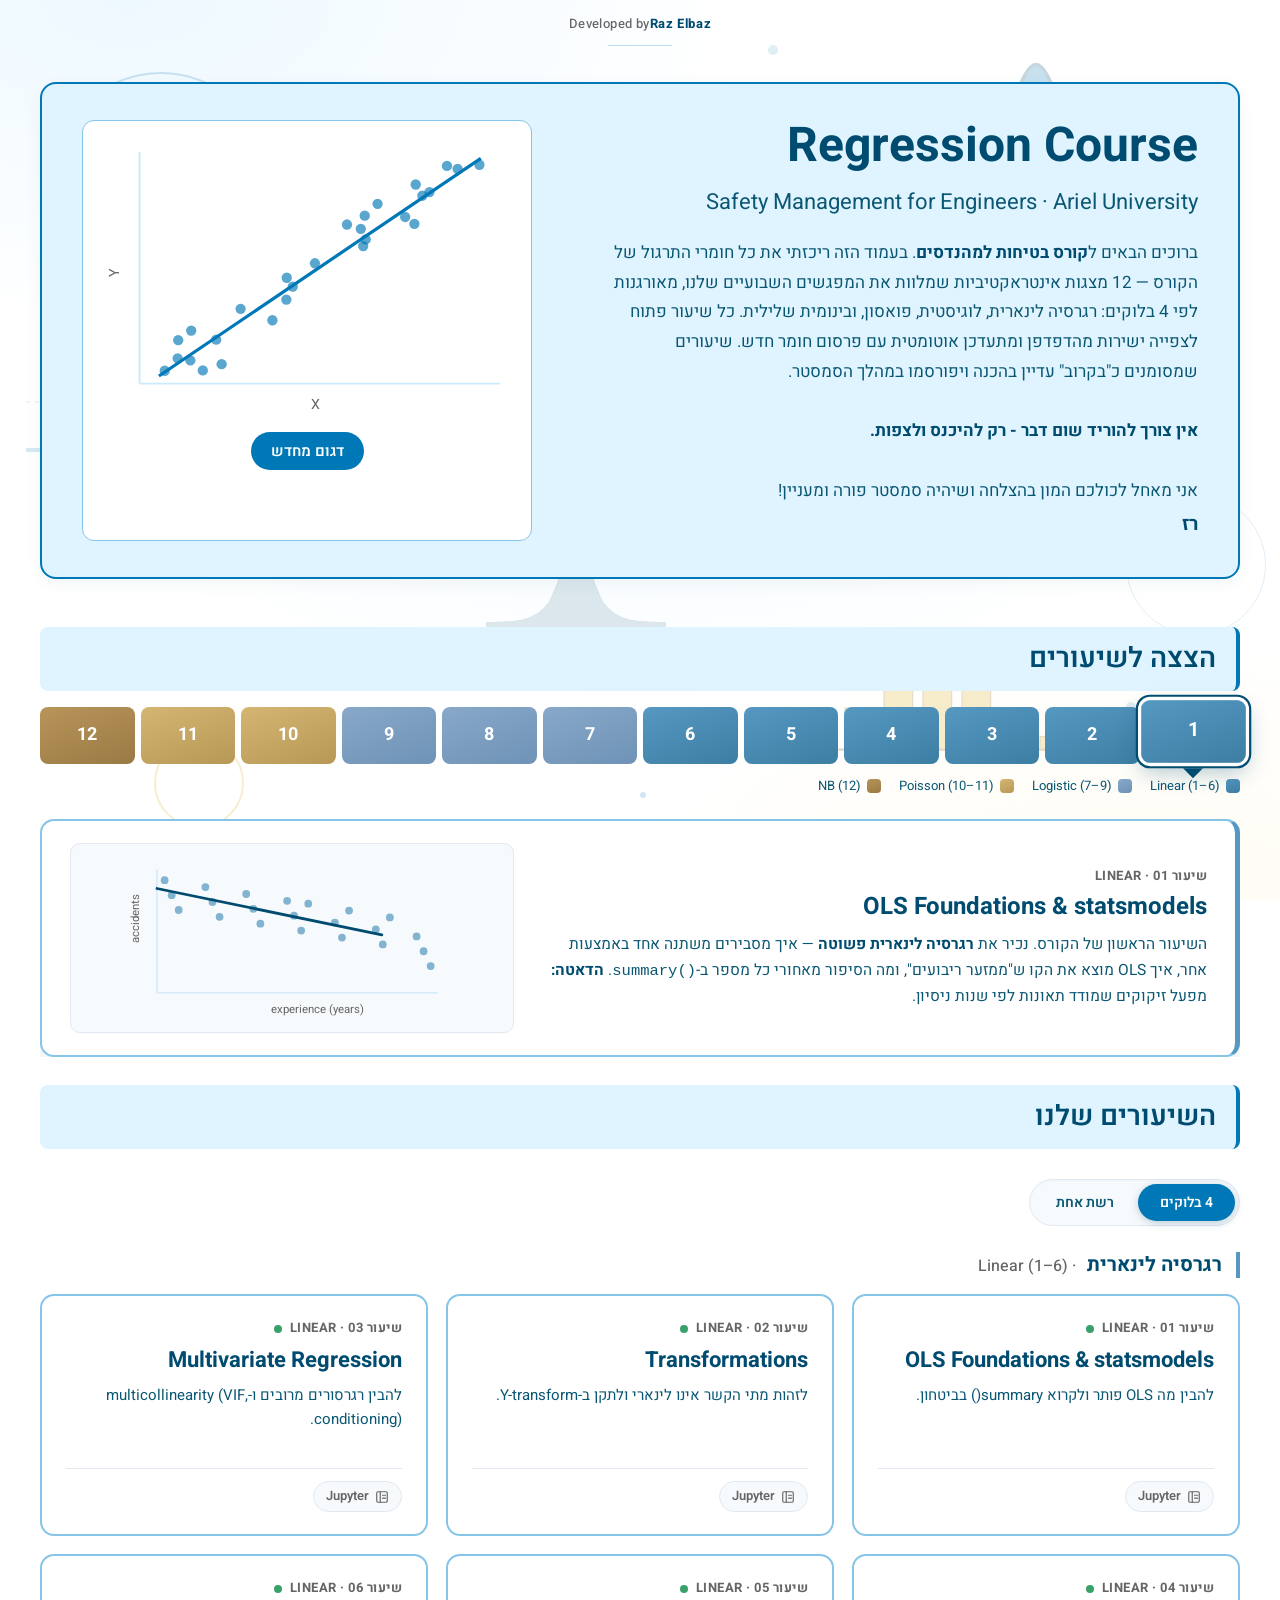
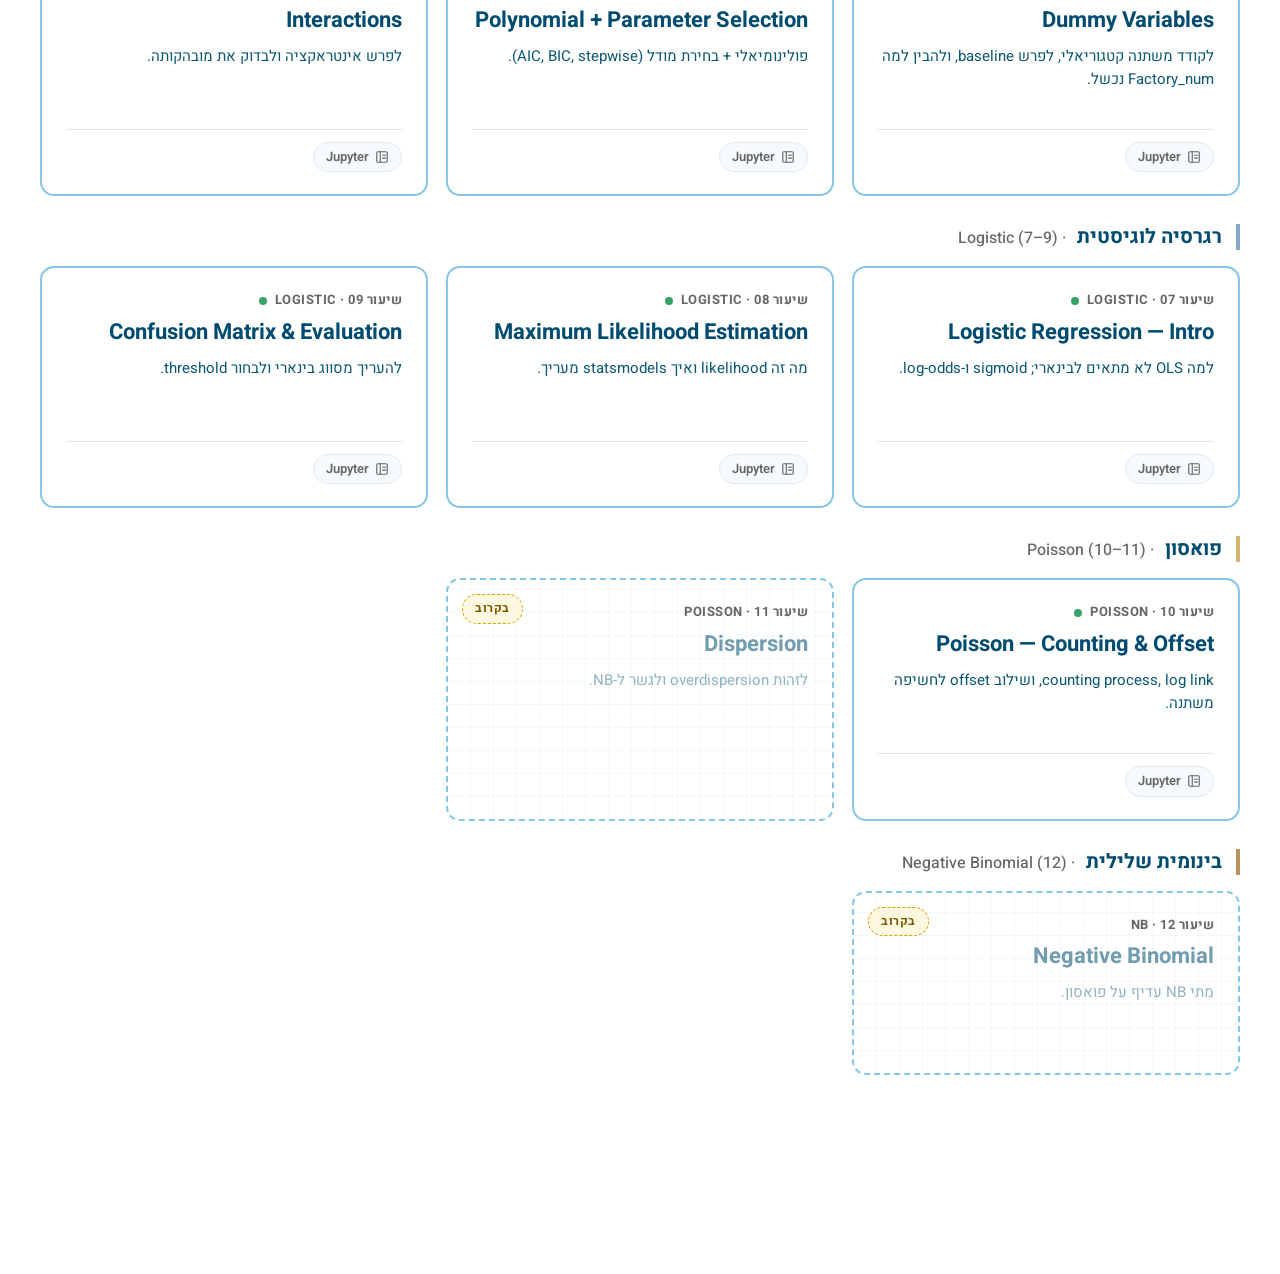
<file: presentations/index.html>
<!doctype html>
<!--
  Regression Course — Landing Page (index)
  Aligned with: semester_plan.md (12 lessons, 4 blocks).
  Cards auto-rendered from LESSONS array in <script> below.
  Tokens & shared components: shared/palette.css + components.css + styles.css
-->
<html lang="he" dir="rtl">
<head>
  <meta charset="utf-8">
  <meta name="viewport" content="width=device-width, initial-scale=1">
  <title>Regression Course — Safety Management for Engineers</title>

  <link rel="stylesheet" href="shared/palette.css">
  <link rel="stylesheet" href="shared/components.css">
  <link rel="stylesheet" href="shared/styles.css">

  <style>
    /* ============================================================
       Landing-specific styles — relies on shared/palette.css tokens
       ============================================================ */

    /* Override shared main width: leave breathing room for decorations */
    main {
      max-width: 1400px;
      padding: 32px 40px 80px 40px;
      position: relative;
      z-index: 10;
    }

    /* === Developer signature (top + bottom) === */
    .dev-credit {
      position: relative;
      z-index: 10;
      text-align: center;
      direction: ltr;
      font-size: 13px;
      color: var(--text-muted);
      letter-spacing: 0.4px;
    }
    .dev-credit--top {
      padding: 14px 0 4px 0;
      animation: hero-fade-in 0.8s ease;
    }
    .dev-credit--top::after {
      content: '';
      display: block;
      width: 64px;
      height: 1px;
      background: var(--border-light);
      margin: 10px auto 0 auto;
      opacity: 0.55;
    }
    .dev-credit b {
      color: var(--text-title);
      font-weight: 700;
      letter-spacing: 0.6px;
    }
    .dev-credit-byline {
      color: var(--text-muted);
      font-weight: 500;
    }
    /* Bottom footer — full LTR direction so the English signature centers cleanly.
       position: relative + z-index ensures it paints ABOVE the fixed .bg-layer
       (which has z-index 0 and would otherwise cover static-flow elements). */
    body > footer.lesson-footer {
      position: relative;
      z-index: 10;
      direction: ltr;
      text-align: center;
      background: rgba(255, 255, 255, 0.6);
      backdrop-filter: blur(2px);
    }
    body > footer.lesson-footer b {
      color: var(--text-title);
      font-weight: 700;
      letter-spacing: 0.5px;
    }

    /* === Animated background mesh === */
    .bg-layer {
      position: fixed;
      inset: 0;
      z-index: 0;
      background:
        radial-gradient(ellipse 80% 60% at 10% 0%,   rgba(224, 244, 255, 0.55) 0%, transparent 60%),
        radial-gradient(ellipse 70% 50% at 90% 100%, rgba(255, 248, 224, 0.40) 0%, transparent 60%),
        radial-gradient(ellipse 60% 40% at 50% 50%,  rgba(217, 239, 252, 0.30) 0%, transparent 70%),
        var(--bg-page);
      animation: bg-drift 28s ease-in-out infinite alternate;
    }
    @keyframes bg-drift {
      0%   { transform: translate(0, 0)    scale(1); }
      100% { transform: translate(2%, -1%) scale(1.04); }
    }

    /* === Floating data points === */
    .floating-dot {
      position: fixed;
      width: 6px; height: 6px;
      border-radius: 50%;
      background: var(--border-banner);
      opacity: 0.18;
      pointer-events: none;
      z-index: 1;
      animation: float 22s ease-in-out infinite;
    }
    .floating-dot.large { width: 10px; height: 10px; opacity: 0.12; }
    @keyframes float {
      0%   { transform: translate(0, 0); }
      25%  { transform: translate(20px, -25px); }
      50%  { transform: translate(-15px, 15px); }
      75%  { transform: translate(25px, 10px); }
      100% { transform: translate(0, 0); }
    }

    /* === Decorative distributions (Normal · Sigmoid · Poisson PMF · mini scatter) === */
    .bg-deco {
      position: fixed;
      pointer-events: none;
      z-index: 1;
      opacity: 0.22;
      animation: deco-drift 28s ease-in-out infinite;
    }
    .bg-deco svg { width: 100%; height: 100%; display: block; }
    .bg-deco.warm   { opacity: 0.20; }
    .bg-deco.faint  { opacity: 0.16; }
    .bg-deco.subtle { opacity: 0.13; }
    @keyframes deco-drift {
      0%   { transform: translate(0, 0)        rotate(0deg); }
      33%  { transform: translate(22px, -18px) rotate(2deg); }
      66%  { transform: translate(-15px, 12px) rotate(-1.5deg); }
      100% { transform: translate(0, 0)        rotate(0deg); }
    }

    /* === Decorative rings === */
    .bg-ring {
      position: fixed;
      border: 2.5px solid var(--border-banner);
      border-radius: 50%;
      pointer-events: none;
      z-index: 1;
      opacity: 0.18;
      animation: ring-drift 32s ease-in-out infinite;
    }
    .bg-ring.gold  { border-color: var(--accent); opacity: 0.18; }
    .bg-ring.faint { opacity: 0.13; border-width: 1.8px; }
    @keyframes ring-drift {
      0%   { transform: translate(0, 0)        scale(1); }
      50%  { transform: translate(-25px, 20px) scale(1.06); }
      100% { transform: translate(0, 0)        scale(1); }
    }

    /* === Hero === */
    .hero {
      display: grid;
      grid-template-columns: 1.4fr 1fr;
      gap: 36px;
      background: var(--bg-banner);
      border: 2px solid var(--border-banner);
      border-radius: 16px;
      padding: 36px 40px;
      margin-bottom: 48px;
      animation: hero-fade-in 0.8s ease;
      box-shadow: 0 4px 16px rgba(0, 77, 112, 0.06);
    }
    @keyframes hero-fade-in {
      from { opacity: 0; transform: translateY(-12px); }
      to   { opacity: 1; transform: translateY(0); }
    }
    .hero h1 {
      font-size: 48px;
      font-weight: 700;
      color: var(--text-title);
      margin: 0 0 12px 0;
      line-height: 1.1;
    }
    .hero .subtitle {
      font-size: 22px;
      color: var(--text-body);
      margin-bottom: 18px;
    }
    .hero .welcome {
      color: var(--text-body);
      font-size: 17px;
      line-height: 1.75;
      margin: 18px 0 0 0;
      max-width: 600px;
    }
    .hero .welcome b { color: var(--text-title); }
    .hero .welcome .signature {
      display: inline-block;
      color: var(--text-title);
      font-weight: 700;
      font-size: 19px;
      margin-top: 2px;
    }

    /* === Hero scatter === */
    .scatter-wrap {
      background: white;
      border: 1px solid var(--border-light);
      border-radius: 12px;
      padding: 18px;
      display: flex;
      flex-direction: column;
      align-items: center;
      gap: 10px;
    }
    .scatter-wrap svg { width: 100%; height: auto; display: block; }
    .resample-btn {
      padding: 8px 20px;
      background: var(--border-banner);
      color: white;
      border: none;
      border-radius: 999px;
      font-family: inherit;
      font-size: 15px;
      font-weight: 600;
      cursor: pointer;
      transition: background 0.2s ease, transform 0.15s ease, box-shadow 0.2s ease;
    }
    .resample-btn:hover {
      background: var(--text-title);
      transform: translateY(-1px);
      box-shadow: 0 4px 10px rgba(0, 77, 112, 0.25);
    }
    .resample-btn:active { transform: translateY(0); }

    /* === Progression strip === */
    .strip-section { margin: 24px 0; }
    .strip {
      display: flex;
      gap: 6px;
      margin-bottom: 12px;
    }
    .strip-chip {
      flex: 1;
      padding: 14px 0;
      text-align: center;
      font-weight: 700;
      font-size: 18px;
      border-radius: 8px;
      cursor: pointer;
      position: relative;
      transition: transform 0.22s cubic-bezier(0.34, 1.56, 0.64, 1), box-shadow 0.22s ease;
    }
    .strip-chip:hover {
      transform: translateY(-4px) scale(1.06);
      box-shadow: 0 8px 18px rgba(0, 77, 112, 0.28);
      z-index: 5;
    }
    .chip-linear   { background: linear-gradient(160deg, var(--block-linear-1)   0%, var(--block-linear-2)   100%); color: white; }
    .chip-logistic { background: linear-gradient(160deg, var(--block-logistic-1) 0%, var(--block-logistic-2) 100%); color: white; }
    .chip-poisson  { background: linear-gradient(160deg, var(--block-poisson-1)  0%, var(--block-poisson-2)  100%); color: white; }
    .chip-nb       { background: linear-gradient(160deg, var(--block-nb-1)       0%, var(--block-nb-2)       100%); color: white; }
    .strip-chip[data-name]:hover::before {
      content: attr(data-name);
      position: absolute;
      top: -42px;
      left: 50%;
      transform: translateX(-50%);
      background: var(--text-title);
      color: white;
      padding: 6px 12px;
      border-radius: 6px;
      font-size: 13px;
      font-weight: 500;
      white-space: nowrap;
      z-index: 10;
      box-shadow: 0 4px 10px rgba(0, 0, 0, 0.2);
    }

    /* Strip legend */
    .legend {
      display: flex;
      gap: 18px;
      margin-top: 12px;
      font-size: 13px;
      color: var(--text-body);
    }
    .legend span { display: inline-flex; align-items: center; gap: 6px; }
    .legend i {
      width: 14px; height: 14px;
      border-radius: 4px;
      display: inline-block;
    }
    .legend i.linear   { background: linear-gradient(160deg, var(--block-linear-1),   var(--block-linear-2)); }
    .legend i.logistic { background: linear-gradient(160deg, var(--block-logistic-1), var(--block-logistic-2)); }
    .legend i.poisson  { background: linear-gradient(160deg, var(--block-poisson-1),  var(--block-poisson-2)); }
    .legend i.nb       { background: linear-gradient(160deg, var(--block-nb-1),       var(--block-nb-2)); }

    /* === Teaser accordion (under the progression strip) === */
    .strip-teaser {
      display: grid;
      grid-template-rows: 0fr;
      transition: grid-template-rows 0.42s cubic-bezier(0.4, 0, 0.2, 1),
                  margin-top 0.42s ease;
      margin-top: 0;
    }
    .strip-teaser.open {
      grid-template-rows: 1fr;
      margin-top: 22px;
    }
    .strip-teaser-inner {
      min-height: 0;
      overflow: hidden;
    }

    .teaser-card {
      display: grid;
      grid-template-columns: 1.5fr 1fr;
      gap: 28px;
      align-items: center;
      padding: 22px 28px;
      background: white;
      border: 2px solid var(--border-light);
      border-right: 5px solid var(--block-linear-1);
      border-radius: 14px;
      box-shadow: 0 6px 18px rgba(0, 77, 112, 0.10);
      transition: opacity 0.18s ease;
    }
    .teaser-card[data-block="linear"]   { border-right-color: var(--block-linear-1); }
    .teaser-card[data-block="logistic"] { border-right-color: var(--block-logistic-1); }
    .teaser-card[data-block="poisson"]  { border-right-color: var(--block-poisson-1); }
    .teaser-card[data-block="nb"]       { border-right-color: var(--block-nb-1); }
    .teaser-card.swapping { opacity: 0; }

    .teaser-text { min-width: 0; }
    .teaser-meta {
      font-size: 13px;
      font-weight: 700;
      color: var(--text-muted);
      letter-spacing: 0.5px;
      text-transform: uppercase;
      margin-bottom: 6px;
    }
    .teaser-title {
      font-size: 24px;
      font-weight: 700;
      color: var(--text-title);
      margin: 0 0 10px 0;
      line-height: 1.25;
    }
    .teaser-body {
      font-size: 15.5px;
      color: var(--text-body);
      line-height: 1.65;
      margin: 0;
    }
    .teaser-body b { color: var(--text-title); }

    .teaser-viz {
      background: var(--bg-soft);
      border: 1px solid var(--border-soft);
      border-radius: 10px;
      padding: 14px;
      display: flex;
      align-items: center;
      justify-content: center;
    }
    .teaser-viz svg { width: 100%; height: auto; max-height: 160px; display: block; direction: ltr; }
    .teaser-viz svg text { direction: ltr; unicode-bidi: isolate; }

    .teaser-soon {
      display: inline-block;
      margin-top: 8px;
      background: var(--accent-bg);
      color: var(--accent-text);
      border: 1px dashed var(--accent);
      padding: 3px 10px;
      border-radius: 999px;
      font-size: 12px;
      font-weight: 700;
      letter-spacing: 0.4px;
    }

    /* Active chip: visual feedback + downward pointer */
    .strip-chip {
      transition: transform 0.22s cubic-bezier(0.34, 1.56, 0.64, 1),
                  box-shadow 0.22s ease;
    }
    .strip-chip.active {
      transform: translateY(-4px) scale(1.10);
      box-shadow: 0 0 0 3px white,
                  0 0 0 5px var(--text-title),
                  0 8px 20px rgba(0, 77, 112, 0.32);
      z-index: 6;
    }
    .strip-chip.active::after {
      content: '';
      position: absolute;
      bottom: -14px;
      left: 50%;
      transform: translateX(-50%);
      width: 0; height: 0;
      border-left: 9px solid transparent;
      border-right: 9px solid transparent;
      border-top: 9px solid var(--text-title);
      pointer-events: none;
    }
    /* Suppress hover tooltip while the chip is active (we already show the teaser) */
    .strip-chip.active[data-name]:hover::before { display: none; }

    /* === View toggle (4 בלוקים / רשת אחת) === */
    .view-toggle {
      display: inline-flex;
      background: var(--bg-soft);
      border: 1.5px solid var(--border-soft);
      border-radius: 999px;
      padding: 4px;
      gap: 2px;
      margin: 14px 0 22px 0;
      box-shadow: inset 0 1px 2px rgba(0, 77, 112, 0.04);
    }
    .view-toggle button {
      padding: 8px 22px;
      background: transparent;
      border: none;
      border-radius: 999px;
      color: var(--text-body);
      font-family: inherit;
      font-size: 14px;
      font-weight: 600;
      cursor: pointer;
      transition: background 0.35s ease, color 0.35s ease, transform 0.18s ease;
    }
    .view-toggle button:hover:not(.active) {
      background: var(--bg-banner);
      color: var(--text-title);
      transform: translateY(-1px);
    }
    .view-toggle button.active {
      background: var(--border-banner);
      color: white;
      cursor: default;
      box-shadow: 0 2px 8px rgba(0, 77, 112, 0.25);
    }

    /* === Cards container with view switching === */
    .cards-container { position: relative; min-height: 200px; }
    .view {
      display: none;
      opacity: 1;
      transform: translateY(0);
    }
    .view.active { display: block; }

    /* Block headers (used in blocks view) */
    .block-header {
      font-size: 20px;
      font-weight: 700;
      color: var(--text-title);
      margin: 28px 0 14px 0;
      padding-right: 14px;
      border-right: 4px solid var(--border-banner);
      line-height: 1.3;
    }
    .view-blocks > .block-header:first-child { margin-top: 4px; }
    .block-header.linear   { border-right-color: var(--block-linear-1); }
    .block-header.logistic { border-right-color: var(--block-logistic-1); }
    .block-header.poisson  { border-right-color: var(--block-poisson-1); }
    .block-header.nb       { border-right-color: var(--block-nb-1); }
    .block-header .block-en {
      color: var(--text-muted);
      font-weight: 500;
      font-size: 16px;
      margin-right: 6px;
    }

    /* Stagger entry animation when a view becomes active */
    .view.active .cards-grid > * {
      animation: card-enter 0.45s cubic-bezier(0.34, 1.2, 0.64, 1) backwards;
    }
    .view.active .cards-grid > *:nth-child(1)  { animation-delay: 0.02s; }
    .view.active .cards-grid > *:nth-child(2)  { animation-delay: 0.06s; }
    .view.active .cards-grid > *:nth-child(3)  { animation-delay: 0.10s; }
    .view.active .cards-grid > *:nth-child(4)  { animation-delay: 0.14s; }
    .view.active .cards-grid > *:nth-child(5)  { animation-delay: 0.18s; }
    .view.active .cards-grid > *:nth-child(6)  { animation-delay: 0.22s; }
    .view.active .cards-grid > *:nth-child(7)  { animation-delay: 0.26s; }
    .view.active .cards-grid > *:nth-child(8)  { animation-delay: 0.30s; }
    .view.active .cards-grid > *:nth-child(9)  { animation-delay: 0.34s; }
    .view.active .cards-grid > *:nth-child(10) { animation-delay: 0.38s; }
    .view.active .cards-grid > *:nth-child(11) { animation-delay: 0.42s; }
    .view.active .cards-grid > *:nth-child(12) { animation-delay: 0.46s; }
    @keyframes card-enter {
      from { opacity: 0; transform: translateY(10px); }
      to   { opacity: 1; transform: translateY(0); }
    }

    /* === Cards === */
    .cards-grid {
      display: grid;
      grid-template-columns: repeat(auto-fill, minmax(290px, 1fr));
      gap: 18px;
      margin-top: 16px;
    }
    .card {
      background: white;
      border: 2px solid var(--border-light);
      border-radius: 14px;
      padding: 22px 24px;
      position: relative;
      overflow: hidden;
      transition: transform 0.28s cubic-bezier(0.34, 1.2, 0.64, 1),
                  box-shadow 0.28s ease,
                  border-color 0.28s ease;
      cursor: pointer;
    }
    .card::before {
      content: "";
      position: absolute;
      top: 0; bottom: 0;
      right: -100%;
      width: 60%;
      background: linear-gradient(to left,
        transparent 0%,
        rgba(0, 119, 182, 0.06) 50%,
        transparent 100%);
      transition: right 0.7s ease;
      pointer-events: none;
    }
    .card:hover::before { right: 110%; }
    .card:hover {
      transform: translateY(-5px);
      box-shadow: 0 12px 30px rgba(0, 77, 112, 0.18);
      border-color: var(--border-banner);
    }
    .card .lesson-num {
      font-size: 13px;
      font-weight: 700;
      color: var(--text-muted);
      letter-spacing: 0.5px;
      text-transform: uppercase;
      display: flex;
      align-items: center;
      gap: 8px;
    }
    .card .lesson-title {
      font-size: 22px;
      font-weight: 700;
      color: var(--text-title);
      margin: 8px 0 10px 0;
      line-height: 1.25;
    }
    .card .lesson-goal {
      font-size: 15px;
      color: var(--text-body);
      line-height: 1.55;
      min-height: 70px;
    }
    .card .card-footer {
      margin-top: 14px;
      padding-top: 12px;
      border-top: 1px solid var(--border-soft);
      display: flex;
      justify-content: space-between;
      align-items: center;
      font-size: 14px;
      min-height: 36px;
    }
    .card .open-arrow {
      color: var(--border-banner);
      font-weight: 600;
      transform: translateX(8px);
      opacity: 0;
      transition: transform 0.3s ease, opacity 0.3s ease;
    }
    .card:hover .open-arrow {
      transform: translateX(0);
      opacity: 1;
    }

    /* "Ready" status — pulsing green dot */
    .status-dot {
      width: 8px; height: 8px;
      border-radius: 50%;
      background: var(--revealed-border);
      display: inline-block;
      animation: pulse 2s ease-in-out infinite;
      box-shadow: 0 0 0 0 rgba(56, 161, 105, 0.5);
    }
    @keyframes pulse {
      0%, 100% { box-shadow: 0 0 0 0 rgba(56, 161, 105, 0.5); }
      50%      { box-shadow: 0 0 0 6px rgba(56, 161, 105, 0); }
    }

    /* Card link patterns: stretched main link + secondary Jupyter link */
    .card-main-link {
      text-decoration: none;
      color: inherit;
    }
    .card-main-link::before {
      content: '';
      position: absolute;
      inset: 0;
      z-index: 1;
      border-radius: 14px;
    }
    .card-main-link:focus-visible::before {
      outline: 2px solid var(--border-banner);
      outline-offset: 2px;
    }
    .card-secondary-link {
      position: relative;
      z-index: 2;
      display: inline-flex;
      align-items: center;
      gap: 6px;
      text-decoration: none;
      color: var(--text-muted);
      font-size: 13px;
      font-weight: 600;
      padding: 4px 12px;
      border-radius: 999px;
      background: var(--bg-soft);
      border: 1px solid var(--border-soft);
      transition: color 0.2s ease, background 0.2s ease, border-color 0.2s ease, transform 0.15s ease;
    }
    .card-secondary-link:hover {
      color: var(--border-banner);
      background: var(--bg-banner);
      border-color: var(--border-light);
      transform: translateY(-1px);
    }
    .card-secondary-link svg {
      flex-shrink: 0;
      vertical-align: -2px;
    }

    /* === Coming-soon Blueprint card === */
    .card--blueprint {
      border: 2px dashed var(--border-light);
      background-color: white;
      background-image:
        repeating-linear-gradient(0deg,
          transparent 0, transparent 22px,
          rgba(134, 196, 232, 0.10) 22px, rgba(134, 196, 232, 0.10) 23px),
        repeating-linear-gradient(90deg,
          transparent 0, transparent 22px,
          rgba(134, 196, 232, 0.10) 22px, rgba(134, 196, 232, 0.10) 23px);
      cursor: default;
      animation: blueprint-shift 12s linear infinite;
    }
    @keyframes blueprint-shift {
      from { background-position: 0 0, 0 0; }
      to   { background-position: 0 23px, 23px 0; }
    }
    .card--blueprint:hover {
      transform: none;
      box-shadow: none;
      border-color: var(--border-light);
    }
    .card--blueprint::before { display: none; }
    .card--blueprint .lesson-title { opacity: 0.55; }
    .card--blueprint .lesson-goal  { opacity: 0.45; }

    .soon-badge {
      position: absolute;
      top: 14px;
      left: 14px;
      background: var(--accent-bg);
      color: var(--accent-text);
      border: 1px dashed var(--accent);
      padding: 4px 12px;
      border-radius: 999px;
      font-size: 12px;
      font-weight: 700;
      letter-spacing: 0.5px;
      animation: soon-pulse 2.5s ease-in-out infinite;
    }
    @keyframes soon-pulse {
      0%, 100% { opacity: 0.85; }
      50%      { opacity: 1; }
    }

    /* === Loading overlay (smooth transition when picking a lesson/notebook) === */
    .loading-overlay {
      position: fixed;
      inset: 0;
      background: rgba(0, 76, 112, 0.28);
      backdrop-filter: blur(10px) saturate(120%);
      -webkit-backdrop-filter: blur(10px) saturate(120%);
      z-index: 9999;
      display: flex;
      align-items: center;
      justify-content: center;
      opacity: 0;
      visibility: hidden;
      transition: opacity 0.35s ease, visibility 0.35s ease;
    }
    .loading-overlay.visible {
      opacity: 1;
      visibility: visible;
    }
    .loading-card {
      background: white;
      border: 2px solid var(--border-banner);
      border-radius: 18px;
      padding: 36px 56px 30px 56px;
      box-shadow: 0 20px 60px rgba(0, 77, 112, 0.35);
      text-align: center;
      transform: translateY(36px) scale(0.94);
      opacity: 0;
      transition: transform 0.55s cubic-bezier(0.34, 1.2, 0.64, 1), opacity 0.4s ease;
      min-width: 340px;
      max-width: 400px;
    }
    .loading-overlay.visible .loading-card {
      transform: translateY(0) scale(1);
      opacity: 1;
    }
    .loading-scatter {
      width: 220px;
      height: 130px;
      margin: 0 auto;
      display: block;
    }
    .loading-title {
      font-size: 22px;
      font-weight: 700;
      color: var(--text-title);
      margin-top: 16px;
      margin-bottom: 6px;
    }
    .loading-subtitle {
      font-size: 14px;
      color: var(--text-body);
      font-weight: 400;
      min-height: 20px;
    }
    .loading-progress {
      width: 100%;
      height: 3px;
      background: var(--bg-soft);
      border-radius: 2px;
      margin-top: 22px;
      overflow: hidden;
    }
    .loading-progress-bar {
      height: 100%;
      width: 0%;
      background: linear-gradient(90deg, var(--border-banner), var(--text-title));
      border-radius: 2px;
    }

    /* ============================================================
       Responsive — tablet (≤768px) + phone (≤480px)
       ============================================================ */
    @media (max-width: 768px) {
      main {
        max-width: 100%;
        padding: 18px 16px 48px 16px;
      }

      /* Hero — stack vertically (text first, scatter below) */
      .hero {
        grid-template-columns: 1fr;
        gap: 22px;
        padding: 22px 22px;
        margin-bottom: 28px;
      }
      .hero h1            { font-size: 32px; }
      .hero .subtitle     { font-size: 17px; }
      .hero .welcome      { font-size: 15px; }
      .hero .signature    { font-size: 17px; }

      /* Strip — switch to 6-per-row grid */
      .strip {
        display: grid;
        grid-template-columns: repeat(6, 1fr);
        gap: 5px;
      }
      .strip-chip {
        flex: none;
        font-size: 16px;
        padding: 11px 0;
      }
      /* Disable hover-tooltip on touch (interferes with click-to-open) */
      .strip-chip[data-name]:hover::before { display: none; }

      .legend                 { gap: 10px; flex-wrap: wrap; font-size: 12px; }

      /* Teaser card — stack: text on top, viz below */
      .teaser-card {
        grid-template-columns: 1fr;
        gap: 16px;
        padding: 16px 18px;
      }
      .teaser-title           { font-size: 20px; }
      .teaser-body            { font-size: 14.5px; }
      .teaser-viz             { padding: 10px; }
      .teaser-viz svg         { max-height: 130px; }

      /* Cards grid — smaller minimum so the cards don't feel oversized */
      .cards-grid             { grid-template-columns: repeat(auto-fill, minmax(240px, 1fr)); gap: 14px; }
      .card                   { padding: 18px 20px; }
      .card .lesson-title     { font-size: 19px; }
      .card .lesson-goal      { font-size: 14px; min-height: 0; }

      /* Block headers smaller */
      .block-header           { font-size: 17px; padding-right: 10px; margin: 22px 0 10px 0; }
      .block-header .block-en { font-size: 13px; }

      /* View toggle smaller */
      .view-toggle            { margin: 10px 0 18px 0; }
      .view-toggle button     { padding: 6px 16px; font-size: 13px; }

      /* Background decorations — too busy on small screens, hide them */
      .bg-deco, .bg-ring      { display: none; }
      .floating-dot           { display: none; }

      /* Top dev-credit smaller */
      .dev-credit             { font-size: 12px; letter-spacing: 0.3px; }
      .dev-credit--top        { padding: 10px 0 2px 0; }
      .dev-credit--top::after { width: 48px; margin-top: 8px; }

      /* Footer — wraps cleanly */
      body > footer.lesson-footer {
        font-size: 12px;
        padding: 14px 16px;
        line-height: 1.7;
      }

      /* Loading overlay — smaller card */
      .loading-card           { min-width: 280px; padding: 28px 36px 24px 36px; }
      .loading-scatter        { width: 180px; height: 110px; }
      .loading-title          { font-size: 19px; }
      .loading-subtitle       { font-size: 13px; }
    }

    @media (max-width: 480px) {
      .hero h1                { font-size: 26px; }
      .hero .subtitle         { font-size: 15px; }

      /* Strip — 4 per row on tiny screens (3 rows of 4) */
      .strip                  { grid-template-columns: repeat(4, 1fr); gap: 4px; }
      .strip-chip             { font-size: 15px; padding: 9px 0; }

      /* Cards grid — single column */
      .cards-grid             { grid-template-columns: 1fr; }

      /* Hero scatter wrapper smaller padding */
      .scatter-wrap           { padding: 12px; }

      /* Teaser viz canvas a bit smaller */
      .teaser-viz svg         { max-height: 110px; }
    }
  </style>
</head>
<body>

  <!-- ========== Background layers ========== -->
  <div class="bg-layer"></div>

  <div class="floating-dot"        style="top: 12%; left: 8%;  animation-delay: 0s;"></div>
  <div class="floating-dot large"  style="top: 22%; left: 92%; animation-delay: 3s;"></div>
  <div class="floating-dot"        style="top: 60%; left: 5%;  animation-delay: 6s;"></div>
  <div class="floating-dot large"  style="top: 78%; left: 88%; animation-delay: 9s;"></div>
  <div class="floating-dot"        style="top: 40%; left: 15%; animation-delay: 12s;"></div>
  <div class="floating-dot"        style="top: 88%; left: 50%; animation-delay: 15s;"></div>
  <div class="floating-dot large"  style="top: 5%;  left: 60%; animation-delay: 18s;"></div>
  <div class="floating-dot"        style="top: 35%; left: 75%; animation-delay: 4s;"></div>
  <div class="floating-dot"        style="top: 70%; left: 30%; animation-delay: 8s;"></div>

  <div class="bg-ring"       style="top: 8%;  left: 4%;  width: 220px; height: 220px; animation-delay: 0s;"></div>
  <div class="bg-ring faint" style="top: 55%; left: 88%; width: 140px; height: 140px; animation-delay: 5s;"></div>
  <div class="bg-ring gold"  style="top: 82%; left: 12%; width: 90px;  height: 90px;  animation-delay: 10s;"></div>
  <div class="bg-ring faint" style="top: 30%; left: 50%; width: 60px;  height: 60px;  animation-delay: 14s;"></div>

  <!-- Decorative distributions: Normal · Sigmoid · Poisson PMF · secondary bell · mini scatter -->
  <div class="bg-deco" style="top: 6%; left: 70%; width: 280px; height: 130px; animation-delay: 0s;">
    <svg viewBox="0 0 200 100" preserveAspectRatio="none">
      <path d="M 0 92 C 30 92, 55 92, 70 70 C 82 50, 90 8, 100 8 C 110 8, 118 50, 130 70 C 145 92, 170 92, 200 92 L 200 100 L 0 100 Z"
            fill="#0077b6" stroke="#004c70" stroke-width="2.5"/>
    </svg>
  </div>
  <div class="bg-deco faint" style="top: 38%; left: 2%; width: 220px; height: 120px; animation-delay: 7s;">
    <svg viewBox="0 0 200 100" preserveAspectRatio="none">
      <path d="M 0 90 C 50 90, 70 90, 85 80 C 95 72, 100 50, 100 50 C 100 50, 105 28, 115 20 C 130 10, 150 10, 200 10"
            fill="none" stroke="#0077b6" stroke-width="3.5" stroke-linecap="round"/>
      <line x1="0" y1="50" x2="200" y2="50" stroke="#86c4e8" stroke-width="1.5" stroke-dasharray="4 4"/>
    </svg>
  </div>
  <div class="bg-deco warm" style="top: 70%; left: 65%; width: 260px; height: 130px; animation-delay: 12s;">
    <svg viewBox="0 0 200 100" preserveAspectRatio="none">
      <g fill="#d4a300" stroke="#7a5800" stroke-width="1">
        <rect x="10"  y="60" width="22" height="32"/>
        <rect x="40"  y="22" width="22" height="70"/>
        <rect x="70"  y="22" width="22" height="70"/>
        <rect x="100" y="46" width="22" height="46"/>
        <rect x="130" y="68" width="22" height="24"/>
        <rect x="160" y="82" width="22" height="10"/>
      </g>
      <line x1="5" y1="92" x2="195" y2="92" stroke="#7a5800" stroke-width="2"/>
    </svg>
  </div>
  <div class="bg-deco subtle" style="top: 60%; left: 38%; width: 180px; height: 90px; animation-delay: 18s;">
    <svg viewBox="0 0 200 100" preserveAspectRatio="none">
      <path d="M 0 92 C 30 92, 55 92, 70 70 C 82 50, 90 8, 100 8 C 110 8, 118 50, 130 70 C 145 92, 170 92, 200 92 L 200 100 L 0 100 Z"
            fill="#0a5773" stroke="#004c70" stroke-width="2"/>
    </svg>
  </div>
  <div class="bg-deco subtle" style="top: 25%; left: 32%; width: 150px; height: 100px; animation-delay: 22s;">
    <svg viewBox="0 0 150 100" preserveAspectRatio="none">
      <line x1="10" y1="85" x2="140" y2="20" stroke="#0077b6" stroke-width="3"/>
      <circle cx="20"  cy="78" r="4" fill="#0077b6"/>
      <circle cx="40"  cy="68" r="4" fill="#0077b6"/>
      <circle cx="55"  cy="62" r="4" fill="#0077b6"/>
      <circle cx="75"  cy="48" r="4" fill="#0077b6"/>
      <circle cx="95"  cy="42" r="4" fill="#0077b6"/>
      <circle cx="115" cy="32" r="4" fill="#0077b6"/>
      <circle cx="130" cy="25" r="4" fill="#0077b6"/>
    </svg>
  </div>

  <!-- Developer signature (top) -->
  <div class="dev-credit dev-credit--top">
    <span class="dev-credit-byline">Developed by</span><b>Raz Elbaz</b>
  </div>

  <main>

    <!-- ========== HERO ========== -->
    <section class="hero">
      <div>
        <h1>Regression Course</h1>
        <div class="subtitle">Safety Management for Engineers · Ariel University</div>
        <p class="welcome">
          ברוכים הבאים ל<b>קורס בטיחות למהנדסים</b>.
          בעמוד הזה ריכזתי את כל חומרי התרגול של הקורס — 12 מצגות אינטראקטיביות שמלוות את
          המפגשים השבועיים שלנו, מאורגנות לפי 4 בלוקים: רגרסיה לינארית, לוגיסטית, פואסון,
          ובינומית שלילית. כל שיעור פתוח לצפייה ישירות מהדפדפן ומתעדכן אוטומטית עם פרסום חומר חדש.
          שיעורים שמסומנים כ"בקרוב" עדיין בהכנה ויפורסמו במהלך הסמסטר.
          <br><br>
          <b>אין צורך להוריד שום דבר - רק להיכנס ולצפות.</b>
          <br><br>
          אני מאחל לכולכם המון בהצלחה ושיהיה סמסטר פורה ומעניין!
          <br>
          <span class="signature">רז</span>
        </p>
      </div>
      <div class="scatter-wrap">
        <svg id="hero-scatter" viewBox="0 0 320 220" aria-label="Sample scatter and OLS line">
          <line x1="30" y1="10"  x2="30"  y2="190" stroke="#cbeafb" stroke-width="1.5"/>
          <line x1="30" y1="190" x2="310" y2="190" stroke="#cbeafb" stroke-width="1.5"/>
          <text x="14" y="100" font-size="11" fill="#666" transform="rotate(-90 14 100)">Y</text>
          <text x="170" y="210" font-size="11" fill="#666">X</text>
          <g id="dots-layer"></g>
          <line id="reg-line" x1="0" y1="0" x2="0" y2="0" stroke="#0077b6" stroke-width="2.5" opacity="0"/>
        </svg>
        <button class="resample-btn" onclick="drawScatter()">דגום מחדש</button>
      </div>
    </section>

    <!-- ========== PROGRESSION STRIP ========== -->
    <div class="strip-section">
      <div class="section-banner"><h2>הצצה לשיעורים</h2></div>
      <div class="strip">
        <div class="strip-chip chip-linear"   data-name="OLS Foundations">1</div>
        <div class="strip-chip chip-linear"   data-name="Transformations">2</div>
        <div class="strip-chip chip-linear"   data-name="Multivariate">3</div>
        <div class="strip-chip chip-linear"   data-name="Dummy Variables">4</div>
        <div class="strip-chip chip-linear"   data-name="Polynomial + Selection">5</div>
        <div class="strip-chip chip-linear"   data-name="Interactions">6</div>
        <div class="strip-chip chip-logistic" data-name="Logistic Intro">7</div>
        <div class="strip-chip chip-logistic" data-name="MLE">8</div>
        <div class="strip-chip chip-logistic" data-name="Confusion Matrix">9</div>
        <div class="strip-chip chip-poisson"  data-name="Poisson + Offset">10</div>
        <div class="strip-chip chip-poisson"  data-name="Dispersion">11</div>
        <div class="strip-chip chip-nb"       data-name="Negative Binomial">12</div>
      </div>
      <div class="legend">
        <span><i class="linear"></i> Linear (1–6)</span>
        <span><i class="logistic"></i> Logistic (7–9)</span>
        <span><i class="poisson"></i> Poisson (10–11)</span>
        <span><i class="nb"></i> NB (12)</span>
      </div>

      <!-- Teaser accordion: opens below the strip when a chip is clicked -->
      <div class="strip-teaser" id="stripTeaser" aria-live="polite">
        <div class="strip-teaser-inner"></div>
      </div>
    </div>

    <!-- ========== 12 LESSONS ========== -->
    <div class="section-banner"><h2>השיעורים שלנו</h2></div>

    <div class="view-toggle" role="tablist" aria-label="תצוגת כרטיסים">
      <button class="active" data-view="blocks" type="button">4 בלוקים</button>
      <button                data-view="flat"   type="button">רשת אחת</button>
    </div>

    <div class="cards-container">
      <div class="view view-blocks active"></div>
      <div class="view view-flat"></div>
    </div>

  </main>

  <footer class="lesson-footer">
    <span class="dev-credit-byline">Developed by</span> <b>Raz Elbaz</b> &nbsp;·&nbsp; Ariel University &nbsp;·&nbsp; Last updated 2026-04-30
  </footer>

  <!-- ========== Loading overlay ========== -->
  <div class="loading-overlay" id="loadingOverlay" aria-hidden="true">
    <div class="loading-card">
      <svg class="loading-scatter" id="loading-scatter" viewBox="0 0 220 130" aria-hidden="true">
        <line x1="15" y1="10"  x2="15"  y2="115" stroke="#cbeafb" stroke-width="1.5"/>
        <line x1="15" y1="115" x2="210" y2="115" stroke="#cbeafb" stroke-width="1.5"/>
        <g class="dots"></g>
        <line class="line" x1="0" y1="0" x2="0" y2="0" stroke="#0077b6" stroke-width="2.5" opacity="0"/>
      </svg>
      <div class="loading-title" id="loadingTitle">טוען...</div>
      <div class="loading-subtitle" id="loadingSubtitle"></div>
      <div class="loading-progress"><div class="loading-progress-bar"></div></div>
    </div>
  </div>

  <script>
    // === Lessons data — single source of truth ===
    const NB_BASE = 'https://github.com/Razelbaz1/regression-course/blob/master';

    const LESSONS = [
      { num: 1,  block: 'linear',   title: 'OLS Foundations & statsmodels',   goal: 'להבין מה OLS פותר ולקרוא summary() בביטחון.',                                  ready: true,  href: 'lesson_01.html', notebook: `${NB_BASE}/lesson1/notebooks/Lesson1_linear_regression_Tirgul.ipynb` },
      { num: 2,  block: 'linear',   title: 'Transformations',                 goal: 'לזהות מתי הקשר אינו לינארי ולתקן ב-Y-transform.',                              ready: true,  href: 'lesson_02.html', notebook: `${NB_BASE}/lesson2/Lesson2_Linear_regression_Tirgul.ipynb` },
      { num: 3,  block: 'linear',   title: 'Multivariate Regression',         goal: 'להבין רגרסורים מרובים ו-multicollinearity (VIF, conditioning).',              ready: true,  href: 'lesson_03.html', notebook: `${NB_BASE}/lesson3/lesson_3_lin_reg_tirgul.ipynb` },
      { num: 4,  block: 'linear',   title: 'Dummy Variables',                 goal: 'לקודד משתנה קטגוריאלי, לפרש baseline, ולהבין למה Factory_num נכשל.',         ready: true,  href: 'lesson_04.html', notebook: `${NB_BASE}/lesson4/lesson_4_dummies_tirgul.ipynb` },
      { num: 5,  block: 'linear',   title: 'Polynomial + Parameter Selection', goal: 'פולינומיאלי + בחירת מודל (AIC, BIC, stepwise).',                            ready: true,  href: 'lesson_05.html', notebook: `${NB_BASE}/lesson5/Tirgul.ipynb` },
      { num: 6,  block: 'linear',   title: 'Interactions',                    goal: 'לפרש אינטראקציה ולבדוק את מובהקותה.',                                          ready: true,  href: 'lesson_06.html', notebook: `${NB_BASE}/lesson6/Tirgul.ipynb` },
      { num: 7,  block: 'logistic', title: 'Logistic Regression — Intro',     goal: 'למה OLS לא מתאים לבינארי; sigmoid ו-log-odds.',                              ready: true,  href: 'lesson_07.html', notebook: `${NB_BASE}/lesson7/Tirgul.ipynb` },
      { num: 8,  block: 'logistic', title: 'Maximum Likelihood Estimation',   goal: 'מה זה likelihood ואיך statsmodels מעריך.',                                    ready: true,  href: 'lesson_08.html', notebook: `${NB_BASE}/lesson8/Tirgul.ipynb` },
      { num: 9,  block: 'logistic', title: 'Confusion Matrix & Evaluation',   goal: 'להעריך מסווג בינארי ולבחור threshold.',                                       ready: true,  href: 'lesson_09.html', notebook: `${NB_BASE}/lesson9/Tirgul.ipynb` },
      { num: 10, block: 'poisson',  title: 'Poisson — Counting & Offset',     goal: 'counting process, log link, ושילוב offset לחשיפה משתנה.',                    ready: true,  href: 'lesson_10.html', notebook: `${NB_BASE}/lesson10/Tirgul.ipynb` },
      { num: 11, block: 'poisson',  title: 'Dispersion',                      goal: 'לזהות overdispersion ולגשר ל-NB.',                                            ready: false, notebook: null },
      { num: 12, block: 'nb',       title: 'Negative Binomial',               goal: 'מתי NB עדיף על פואסון.',                                                      ready: false, notebook: null },
    ];

    const BLOCK_LABELS = {
      linear:   { he: 'רגרסיה לינארית',  en: 'Linear',             range: '1–6' },
      logistic: { he: 'רגרסיה לוגיסטית', en: 'Logistic',           range: '7–9' },
      poisson:  { he: 'פואסון',          en: 'Poisson',            range: '10–11' },
      nb:       { he: 'בינומית שלילית',  en: 'Negative Binomial',  range: '12' },
    };
    const BLOCK_DISPLAY = { linear: 'Linear', logistic: 'Logistic', poisson: 'Poisson', nb: 'NB' };

    function pad2(n) { return String(n).padStart(2, '0'); }

    const NB_ICON = `<svg viewBox="0 0 24 24" width="14" height="14" stroke="currentColor" stroke-width="2" fill="none" stroke-linecap="round" stroke-linejoin="round" aria-hidden="true"><rect x="3" y="3" width="18" height="18" rx="2" ry="2"/><line x1="9" y1="3" x2="9" y2="21"/><line x1="13" y1="9" x2="18" y2="9"/><line x1="13" y1="14" x2="18" y2="14"/></svg>`;

    function jupyterLink(lesson) {
      if (!lesson.notebook) return '';
      return `<a href="${lesson.notebook}" class="card-secondary-link" target="_blank" rel="noopener" aria-label="פתח מחברת Jupyter של שיעור ${lesson.num}">${NB_ICON}<span>Jupyter</span></a>`;
    }

    function renderCard(lesson) {
      const lessonNum = `שיעור ${pad2(lesson.num)} · ${BLOCK_DISPLAY[lesson.block]}`;
      const nbLink = jupyterLink(lesson);
      if (lesson.ready) {
        return `
          <div class="card">
            <div class="lesson-num">${lessonNum} <span class="status-dot"></span></div>
            <div class="lesson-title"><a href="${lesson.href || '#'}" class="card-main-link" target="_blank" rel="noopener">${lesson.title}</a></div>
            <div class="lesson-goal">${lesson.goal}</div>
            <div class="card-footer">
              ${nbLink || '<span></span>'}
              <span class="open-arrow">פתח את המצגת ←</span>
            </div>
          </div>`;
      }
      // Blueprint (coming soon)
      return `
        <div class="card card--blueprint">
          <span class="soon-badge">בקרוב</span>
          <div class="lesson-num">${lessonNum}</div>
          <div class="lesson-title">${lesson.title}</div>
          <div class="lesson-goal">${lesson.goal}</div>
          ${nbLink ? `<div class="card-footer">${nbLink}<span></span></div>` : ''}
        </div>`;
    }

    function renderBlocksView() {
      return ['linear', 'logistic', 'poisson', 'nb'].map(block => {
        const lessons = LESSONS.filter(l => l.block === block);
        const lab = BLOCK_LABELS[block];
        return `
          <h3 class="block-header ${block}">
            ${lab.he} <span class="block-en">· ${lab.en} (${lab.range})</span>
          </h3>
          <div class="cards-grid">${lessons.map(renderCard).join('')}</div>`;
      }).join('');
    }

    function renderFlatView() {
      return `<div class="cards-grid">${LESSONS.map(renderCard).join('')}</div>`;
    }

    document.querySelector('.view-blocks').innerHTML = renderBlocksView();
    document.querySelector('.view-flat').innerHTML   = renderFlatView();

    // === View toggle (smooth fade-and-slide between blocks/flat) ===
    function switchView(target) {
      const buttons = document.querySelectorAll('.view-toggle button');
      const activeBtn = document.querySelector('.view-toggle button.active');
      if (activeBtn.dataset.view === target) return;

      buttons.forEach(b => b.classList.toggle('active', b.dataset.view === target));

      const oldView = document.querySelector('.view.active');
      const newView = document.querySelector(`.view-${target}`);

      oldView.style.transition = 'opacity 0.28s ease, transform 0.28s ease';
      oldView.style.opacity = '0';
      oldView.style.transform = 'translateY(8px)';

      setTimeout(() => {
        oldView.classList.remove('active');
        oldView.style.display = 'none';
        oldView.style.transition = '';
        oldView.style.opacity = '';
        oldView.style.transform = '';

        newView.style.display = 'block';
        newView.classList.add('active');
      }, 280);
    }

    document.querySelectorAll('.view-toggle button').forEach(btn => {
      btn.addEventListener('click', () => switchView(btn.dataset.view));
    });

    // === Loading overlay — smooth transition when navigating to a lesson/notebook ===
    let loadingInterval = null;

    function animateLoadingScatter() {
      const svg = document.getElementById('loading-scatter');
      if (!svg) return;
      const dotsLayer = svg.querySelector('.dots');
      const line      = svg.querySelector('.line');
      dotsLayer.innerHTML = '';
      line.setAttribute('opacity', '0');
      line.style.transition = '';

      const n         = 14;
      const slope     = -0.6 + Math.random() * 1.2;
      const intercept = 60 + Math.random() * 18;
      const noise     = 12;

      const points = [];
      for (let i = 0; i < n; i++) {
        const x    = 25 + i * 13 + (Math.random() - 0.5) * 6;
        const yRaw = intercept + slope * (x - 110) + (Math.random() - 0.5) * 2 * noise;
        const y    = Math.max(15, Math.min(110, yRaw));
        points.push({x, y});
      }

      const meanX = points.reduce((s, p) => s + p.x, 0) / n;
      const meanY = points.reduce((s, p) => s + p.y, 0) / n;
      let num = 0, den = 0;
      for (const p of points) {
        num += (p.x - meanX) * (p.y - meanY);
        den += (p.x - meanX) ** 2;
      }
      const b1 = num / den;
      const b0 = meanY - b1 * meanX;
      const lx1 = 22, lx2 = 205;
      const ly1 = Math.max(10, Math.min(115, b0 + b1 * lx1));
      const ly2 = Math.max(10, Math.min(115, b0 + b1 * lx2));

      points.forEach((p, i) => {
        const c = document.createElementNS('http://www.w3.org/2000/svg', 'circle');
        c.setAttribute('cx', p.x);
        c.setAttribute('cy', p.y);
        c.setAttribute('r', 0);
        c.setAttribute('fill', '#0077b6');
        c.setAttribute('opacity', '0.7');
        c.style.transition = 'r 0.3s ease';
        dotsLayer.appendChild(c);
        setTimeout(() => c.setAttribute('r', '3.5'), i * 40);
      });

      setTimeout(() => {
        line.setAttribute('x1', lx1);
        line.setAttribute('y1', ly1);
        line.setAttribute('x2', lx1);
        line.setAttribute('y2', ly1);
        line.setAttribute('opacity', '1');
        line.style.transition = 'all 0.65s cubic-bezier(0.4, 0, 0.2, 1)';
        requestAnimationFrame(() => {
          line.setAttribute('x2', lx2);
          line.setAttribute('y2', ly2);
        });
      }, n * 40 + 100);
    }

    function showLoading(title, subtitle, autoDismiss) {
      const overlay = document.getElementById('loadingOverlay');
      document.getElementById('loadingTitle').textContent    = title;
      document.getElementById('loadingSubtitle').textContent = subtitle || '';
      overlay.classList.add('visible');
      overlay.setAttribute('aria-hidden', 'false');

      animateLoadingScatter();
      if (loadingInterval) clearInterval(loadingInterval);
      loadingInterval = setInterval(animateLoadingScatter, 1700);

      // Restart progress bar (0% → 100% over 2.5s)
      const bar = overlay.querySelector('.loading-progress-bar');
      if (bar) {
        bar.style.transition = 'none';
        bar.style.width = '0%';
        requestAnimationFrame(() => {
          requestAnimationFrame(() => {
            bar.style.transition = 'width 2.5s linear';
            bar.style.width = '100%';
          });
        });
      }

      if (autoDismiss) {
        setTimeout(hideLoading, 2500);
      }
    }

    function hideLoading() {
      const overlay = document.getElementById('loadingOverlay');
      if (overlay) {
        overlay.classList.remove('visible');
        overlay.setAttribute('aria-hidden', 'true');
      }
      if (loadingInterval) {
        clearInterval(loadingInterval);
        loadingInterval = null;
      }
    }

    // Hook clicks on lesson links and Jupyter links.
    // Desktop strategy: prevent default, show overlay for 2.5s in current tab,
    // then open the new tab — so the user watches the full animation.
    // Touch strategy: do nothing — let the browser's native target="_blank" run.
    // (iOS Safari blocks window.open() from within setTimeout because the user-
    // gesture token has expired; native link clicks are always allowed.)
    const isTouchDevice = window.matchMedia('(hover: none) and (pointer: coarse)').matches;

    document.addEventListener('click', (e) => {
      const mainLink      = e.target.closest('a.card-main-link');
      const secondaryLink = e.target.closest('a.card-secondary-link');
      if (!mainLink && !secondaryLink) return;

      // Touch devices (iPad/iPhone): bail out — let the link open natively.
      if (isTouchDevice) return;

      e.preventDefault();

      const link  = mainLink || secondaryLink;
      const href  = link.href;
      const card  = link.closest('.card');
      const title = card?.querySelector('.lesson-title')?.textContent.trim() || '';

      if (mainLink) {
        showLoading('פותח שיעור', `${title} — נפתח בלשונית חדשה בעוד רגע`, false);
      } else {
        showLoading('פותח מחברת ב-Jupyter', `${title} — נפתח בלשונית חדשה בעוד רגע`, false);
      }

      // After the 2.5s animation completes, open the new tab and dismiss the overlay.
      // Note: window.open(..., 'noopener') always returns null, so we open without the
      // flag and clear opener manually — this lets us reliably detect actual popup blocks.
      setTimeout(() => {
        const newWin = window.open(href, '_blank');
        if (newWin) {
          newWin.opener = null;
        }
        hideLoading();
      }, 2500);
    });

    // Dismiss overlay when returning via back/forward (bfcache)
    window.addEventListener('pageshow', hideLoading);

    // === Progression-strip teaser accordion ===
    // Each chip toggles a teaser card below the strip. Clicking the active chip
    // closes it; clicking a different chip swaps content (brief fade).

    const TEASERS = {
      1:  { body: 'השיעור הראשון של הקורס. נכיר את <b>רגרסיה לינארית פשוטה</b> — איך מסבירים משתנה אחד באמצעות אחר, איך OLS מוצא את הקו ש"ממזער ריבועים", ומה הסיפור מאחורי כל מספר ב-<code>summary()</code>. <b>הדאטה:</b> מפעל זיקוקים שמודד תאונות לפי שנות ניסיון.', viz: 'linear-scatter' },
      2:  { body: 'כשהקשר בין X ל-Y לא ישר, OLS עדיין יכול לעזור — עם <b>טרנספורמציות</b>. נראה איך לזהות לא-לינאריות דרך residuals plot, ומתי <code>log(Y)</code>, <code>√Y</code>, או <code>1/Y</code> משחזרים את הליניאריות. נדגיש שטרנספורמציה משנה את פרשנות המקדמים.', viz: 'transform' },
      3:  { body: 'מעבר ממשתנה אחד למודל עם <b>מספר רגרסורים</b>. הנושא המרכזי: <b>multicollinearity</b> — כששני משתנים מסבירים תלויים זה בזה, ה-SEs מתנפחים והמקדמים מאבדים יציבות. נכיר את VIF ככלי זיהוי, ונבחין בין "בעיה לחיזוי" (לא בעיה) ל-"בעיה להסקה" (כן בעיה).', viz: 'multivariate' },
      4:  { body: 'איך מכניסים משתנה קטגוריאלי — שם של מפעל, מין, סוג מכונה — למודל לינארי שמכיר רק מספרים. נלמד <b>One-Hot Encoding</b> עם <code>drop_first</code>, את <b>dummy trap</b> (multicollinearity מושלם), ואת <b>F-test המשותף</b> לבדיקה אם הקבוצה כולה תורמת.', viz: 'dummies' },
      5:  { body: 'מה אם הקשר עצמו אינו ישר? נוסיף איברי חזקה (X², X³, ...). המודל <b>עדיין לינארי בפרמטרים</b> — לכן OLS עובד. הסכנה: <b>overfitting</b>. נפגוש 3 קריטריונים לבחירת מודל (<b>AIC, BIC, adjR²</b>) ושלוש שיטות <code>stepwise</code> (forward, backward, combined).', viz: 'polynomial' },
      6:  { body: 'שני משתנים לא רק "מסתכמים" — לפעמים אחד <b>משנה את ההשפעה של השני</b>. במודל עם איבר אינטראקציה (X₁·X₂), המקדם של המכפלה הוא ה<b>אינטראקציה</b>. גרפית: שני קווי רגרסיה בעלי שיפועים שונים. סוף הבלוק הלינארי.', viz: 'interaction' },
      7:  { body: 'OLS לא מתאים ל-Y בינארי (כן/לא, חי/מת, תקלה/אין). נכיר <b>רגרסיה לוגיסטית</b> — sigmoid כפונקציית לינק, log-odds, ופירוש מקדמים כ-odds ratios. תחילת הבלוק השני של הקורס.', viz: 'sigmoid' },
      8:  { body: 'איך statsmodels באמת מוצא את המקדמים ברגרסיה לוגיסטית? לא OLS. נכיר את <b>Maximum Likelihood Estimation</b> — הרעיון הבסיסי, ה-likelihood function, ולמה עובדים בפועל עם log-likelihood. אינטואיציה: בוחרים פרמטרים שמקסמים את ההסתברות לראות את הדאטה שראינו.', viz: 'mle' },
      9:  { body: 'איך מעריכים מסווג בינארי? <b>confusion matrix</b> עם 4 משבצות (TP, FP, FN, TN) ומדדים נגזרים (<b>accuracy, precision, recall</b>). נדבר על בחירת <b>threshold</b> ועל ה-trade-off הקלאסי: מורידים את הסף — recall עולה אך precision יורד.', viz: 'confusion' },
      10: { body: 'מעבר לבלוק שלישי: <b>רגרסיה פואסונית</b> לחיזוי <b>counts</b> (תאונות לרבעון, שיחות בשעה). הסיבה ש-OLS לא מתאים: הספירה לא יכולה להיות שלילית, והשונות מתנהגת אחרת. נכיר log link, <b>counting process</b>, ו-<b>offset</b> לחשיפה משתנה.', viz: 'poisson' },
      11: { body: 'מתי פואסון מספיק? כשהשונות שווה לתוחלת. בעולם האמיתי השונות לרוב <b>גדולה יותר</b> — <b>overdispersion</b>. נכיר איך לזהות אותה (Pearson chi-square, deviance) ולמה זה קריטי: עם נתונים over-dispersed, ה-SEs של פואסון מטעות. גשר ל-Negative Binomial.', viz: 'dispersion' },
      12: { body: 'השיעור האחרון. <b>Negative Binomial</b> = פואסון עם פרמטר נוסף (dispersion) שמאפשר "יותר רעש" שלא נכלל במודל הפואסוני. מתי NB עדיף? כשהשונות גדולה מהתוחלת. סיכום הקורס.', viz: 'nb' },
    };

    function blockOf(num) {
      const lesson = LESSONS.find(l => l.num === num);
      return lesson ? lesson.block : 'linear';
    }

    function renderTeaser(num) {
      const lesson = LESSONS.find(l => l.num === num);
      const teaser = TEASERS[num];
      const block  = blockOf(num);
      const meta   = `שיעור ${pad2(num)} · ${BLOCK_DISPLAY[block]}`;

      const title = teaser?.title || lesson?.title || '';
      const body  = teaser?.body  || lesson?.goal  || '';
      const soon  = lesson && !lesson.ready
        ? '<span class="teaser-soon">בקרוב</span>'
        : '';
      const viz   = teaser?.viz ? renderViz(teaser.viz, block) : renderViz('placeholder', block);

      return `
        <div class="teaser-card" data-block="${block}">
          <div class="teaser-text">
            <div class="teaser-meta">${meta}</div>
            <h3 class="teaser-title">${title}</h3>
            <p class="teaser-body">${body}</p>
            ${soon}
          </div>
          <div class="teaser-viz">${viz}</div>
        </div>`;
    }

    // === Per-topic visualizations (SVG) ===
    function renderViz(kind, block) {
      switch (kind) {
        case 'linear-scatter': return vizLinearScatter();
        case 'transform':      return vizTransform();
        case 'multivariate':   return vizMultivariate();
        case 'dummies':        return vizDummies();
        case 'polynomial':     return vizPolynomial();
        case 'interaction':    return vizInteraction();
        case 'sigmoid':        return vizSigmoid();
        case 'mle':            return vizMle();
        case 'confusion':      return vizConfusion();
        case 'poisson':        return vizPoisson();
        case 'dispersion':     return vizDispersion();
        case 'nb':             return vizNegBin();
        default:               return vizPlaceholder(block);
      }
    }

    // Shared helpers — keep all teaser SVGs on a 280×140 canvas with consistent margins
    const VW = 280, VH = 140, ML = 22, MR = 12, MT = 10, MB = 22;
    function vizAxes() {
      return `
        <line x1="${ML}" y1="${MT}"     x2="${ML}"   y2="${VH - MB}" stroke="#cbeafb" stroke-width="1.2"/>
        <line x1="${ML}" y1="${VH - MB}" x2="${VW - MR}" y2="${VH - MB}" stroke="#cbeafb" stroke-width="1.2"/>`;
    }
    function vizDots(points, color, opacity = 0.72, r = 3.4, stagger = 0.04) {
      return points.map((p, i) =>
        `<circle cx="${p.cx.toFixed(1)}" cy="${p.cy.toFixed(1)}" r="0" style="fill: ${color}" opacity="${opacity}">
          <animate attributeName="r" from="0" to="${r}" dur="0.3s" begin="${(i * stagger).toFixed(2)}s" fill="freeze"/>
        </circle>`).join('');
    }
    function vizLine(pts, color, delay, width = 2.4) {
      return `<polyline points="${pts}" style="stroke: ${color}; fill: none" stroke-width="${width}" stroke-linecap="round" stroke-linejoin="round" opacity="0">
        <animate attributeName="opacity" from="0" to="1" dur="0.55s" begin="${delay.toFixed(2)}s" fill="freeze"/>
      </polyline>`;
    }
    // Deterministic pseudo-random, range [-0.5, 0.5)
    function prand(i, salt = 1) { return ((i * 9301 * salt + 49297) % 233280) / 233280 - 0.5; }

    // ===== Lesson 2: Transformations — exponential curve through scatter =====
    function vizTransform() {
      const xToPx = (x) => ML + (x / 10) * (VW - ML - MR);
      const yToPx = (y) => MT + (1 - y / 11) * (VH - MT - MB);
      const points = [];
      for (let i = 0; i < 22; i++) {
        const x = (i / 21) * 10;
        const yClean = Math.exp(0.22 * x) - 1;
        const noise = prand(i, 7) * 1.2;
        const y = Math.max(0.1, Math.min(10.5, yClean + noise));
        points.push({ cx: xToPx(x), cy: yToPx(y) });
      }
      const curve = [];
      for (let t = 0; t <= 1; t += 0.025) {
        const x = t * 10;
        curve.push(`${xToPx(x).toFixed(1)},${yToPx(Math.exp(0.22 * x) - 1).toFixed(1)}`);
      }
      return `<svg viewBox="0 0 ${VW} ${VH}" aria-label="Transformation">
        ${vizAxes()}
        ${vizDots(points, 'var(--block-linear-1)')}
        ${vizLine(curve.join(' '), 'var(--text-title)', 22 * 0.04 + 0.1)}
      </svg>`;
    }

    // ===== Lesson 3: Multivariate — two-color scatter with two regression lines =====
    function vizMultivariate() {
      const xToPx = (x) => ML + (x / 10) * (VW - ML - MR);
      const yToPx = (y) => MT + (1 - y / 12) * (VH - MT - MB);
      const groups = [
        { color: 'var(--block-linear-1)',  intercept: 9, slope: -0.35, salt: 3 },
        { color: 'var(--block-linear-2)',  intercept: 3, slope:  0.40, salt: 5 },
      ];
      let dots = '', lines = '', i = 0;
      groups.forEach((g, gi) => {
        const pts = [];
        for (let k = 0; k < 11; k++) {
          const x = 1 + (k / 10) * 8;
          const y = g.intercept + g.slope * x + prand(k, g.salt) * 1.5;
          pts.push({ cx: xToPx(x), cy: yToPx(y) });
        }
        dots += vizDots(pts.map(p => ({ cx: p.cx, cy: p.cy })), g.color, 0.78, 3.2, 0.035);
        const lx1 = 1, lx2 = 9;
        const ly1 = g.intercept + g.slope * lx1;
        const ly2 = g.intercept + g.slope * lx2;
        lines += `<line x1="${xToPx(lx1).toFixed(1)}" y1="${yToPx(ly1).toFixed(1)}"
                        x2="${xToPx(lx1).toFixed(1)}" y2="${yToPx(ly1).toFixed(1)}"
                        style="stroke: ${g.color}" stroke-width="2.2" stroke-linecap="round" opacity="0">
          <animate attributeName="opacity" from="0" to="1"        dur="0.05s" begin="${(11 * 0.035 + 0.1 + gi * 0.15).toFixed(2)}s" fill="freeze"/>
          <animate attributeName="x2"      from="${xToPx(lx1).toFixed(1)}" to="${xToPx(lx2).toFixed(1)}" dur="0.5s"  begin="${(11 * 0.035 + 0.1 + gi * 0.15).toFixed(2)}s" fill="freeze"/>
          <animate attributeName="y2"      from="${yToPx(ly1).toFixed(1)}" to="${yToPx(ly2).toFixed(1)}" dur="0.5s"  begin="${(11 * 0.035 + 0.1 + gi * 0.15).toFixed(2)}s" fill="freeze"/>
        </line>`;
      });
      return `<svg viewBox="0 0 ${VW} ${VH}" aria-label="Multivariate">
        ${vizAxes()}
        ${dots}
        ${lines}
      </svg>`;
    }

    // ===== Lesson 4: Dummies — two parallel regression lines =====
    function vizDummies() {
      const xToPx = (x) => ML + (x / 10) * (VW - ML - MR);
      const yToPx = (y) => MT + (1 - y / 12) * (VH - MT - MB);
      const SLOPE = -0.55;
      const groups = [
        { color: 'var(--block-linear-1)', intercept: 10, salt: 4 },
        { color: 'var(--block-linear-2)', intercept:  6, salt: 9 },
      ];
      let dots = '', lines = '';
      groups.forEach((g, gi) => {
        const pts = [];
        for (let k = 0; k < 11; k++) {
          const x = 1 + (k / 10) * 8;
          const y = g.intercept + SLOPE * x + prand(k, g.salt) * 1.2;
          pts.push({ cx: xToPx(x), cy: yToPx(y) });
        }
        dots += vizDots(pts, g.color, 0.78, 3.2, 0.035);
        const lx1 = 1, lx2 = 9;
        const ly1 = g.intercept + SLOPE * lx1;
        const ly2 = g.intercept + SLOPE * lx2;
        lines += `<line x1="${xToPx(lx1).toFixed(1)}" y1="${yToPx(ly1).toFixed(1)}"
                        x2="${xToPx(lx1).toFixed(1)}" y2="${yToPx(ly1).toFixed(1)}"
                        style="stroke: ${g.color}" stroke-width="2.2" stroke-linecap="round" opacity="0">
          <animate attributeName="opacity" from="0" to="1"        dur="0.05s" begin="${(11 * 0.035 + 0.1 + gi * 0.15).toFixed(2)}s" fill="freeze"/>
          <animate attributeName="x2"      from="${xToPx(lx1).toFixed(1)}" to="${xToPx(lx2).toFixed(1)}" dur="0.55s" begin="${(11 * 0.035 + 0.1 + gi * 0.15).toFixed(2)}s" fill="freeze"/>
          <animate attributeName="y2"      from="${yToPx(ly1).toFixed(1)}" to="${yToPx(ly2).toFixed(1)}" dur="0.55s" begin="${(11 * 0.035 + 0.1 + gi * 0.15).toFixed(2)}s" fill="freeze"/>
        </line>`;
      });
      return `<svg viewBox="0 0 ${VW} ${VH}" aria-label="Dummy variables — parallel lines">
        ${vizAxes()}
        ${dots}
        ${lines}
      </svg>`;
    }

    // ===== Lesson 5: Polynomial — quadratic curve through scatter =====
    function vizPolynomial() {
      const xToPx = (x) => ML + ((x + 3) / 6) * (VW - ML - MR);
      const yToPx = (y) => MT + (1 - y / 8) * (VH - MT - MB);
      const points = [];
      for (let i = 0; i < 22; i++) {
        const x = -3 + (i / 21) * 6;
        const yClean = 5 + 0.6 * x - 0.4 * x * x;
        const y = Math.max(0.2, Math.min(7.8, yClean + prand(i, 11) * 1.4));
        points.push({ cx: xToPx(x), cy: yToPx(y) });
      }
      const curve = [];
      for (let t = 0; t <= 1; t += 0.025) {
        const x = -3 + t * 6;
        const y = 5 + 0.6 * x - 0.4 * x * x;
        curve.push(`${xToPx(x).toFixed(1)},${yToPx(y).toFixed(1)}`);
      }
      return `<svg viewBox="0 0 ${VW} ${VH}" aria-label="Polynomial fit">
        ${vizAxes()}
        ${vizDots(points, 'var(--block-linear-1)')}
        ${vizLine(curve.join(' '), 'var(--text-title)', 22 * 0.04 + 0.1)}
      </svg>`;
    }

    // ===== Lesson 6: Interaction — two non-parallel lines (intersecting) =====
    function vizInteraction() {
      const xToPx = (x) => ML + (x / 10) * (VW - ML - MR);
      const yToPx = (y) => MT + (1 - y / 12) * (VH - MT - MB);
      const groups = [
        { color: 'var(--block-linear-1)', intercept: 3, slope:  0.6, salt: 2 },
        { color: 'var(--block-linear-2)', intercept: 9, slope: -0.5, salt: 8 },
      ];
      let dots = '', lines = '';
      groups.forEach((g, gi) => {
        const pts = [];
        for (let k = 0; k < 11; k++) {
          const x = 1 + (k / 10) * 8;
          const y = g.intercept + g.slope * x + prand(k, g.salt) * 1.0;
          pts.push({ cx: xToPx(x), cy: yToPx(y) });
        }
        dots += vizDots(pts, g.color, 0.78, 3.2, 0.035);
        const lx1 = 0.5, lx2 = 9.5;
        const ly1 = g.intercept + g.slope * lx1;
        const ly2 = g.intercept + g.slope * lx2;
        lines += `<line x1="${xToPx(lx1).toFixed(1)}" y1="${yToPx(ly1).toFixed(1)}"
                        x2="${xToPx(lx1).toFixed(1)}" y2="${yToPx(ly1).toFixed(1)}"
                        style="stroke: ${g.color}" stroke-width="2.2" stroke-linecap="round" opacity="0">
          <animate attributeName="opacity" from="0" to="1"        dur="0.05s" begin="${(11 * 0.035 + 0.1 + gi * 0.15).toFixed(2)}s" fill="freeze"/>
          <animate attributeName="x2"      from="${xToPx(lx1).toFixed(1)}" to="${xToPx(lx2).toFixed(1)}" dur="0.55s" begin="${(11 * 0.035 + 0.1 + gi * 0.15).toFixed(2)}s" fill="freeze"/>
          <animate attributeName="y2"      from="${yToPx(ly1).toFixed(1)}" to="${yToPx(ly2).toFixed(1)}" dur="0.55s" begin="${(11 * 0.035 + 0.1 + gi * 0.15).toFixed(2)}s" fill="freeze"/>
        </line>`;
      });
      return `<svg viewBox="0 0 ${VW} ${VH}" aria-label="Interaction — crossing slopes">
        ${vizAxes()}
        ${dots}
        ${lines}
      </svg>`;
    }

    // ===== Lesson 7: Logistic — sigmoid through binary points =====
    function vizSigmoid() {
      const xToPx = (x) => ML + ((x + 6) / 12) * (VW - ML - MR);
      const yToPx = (y) => MT + (1 - y) * (VH - MT - MB - 8);
      // Binary points: y=0 cluster on left, y=1 cluster on right
      const points = [];
      for (let i = 0; i < 12; i++) {
        const x = -5 + (i / 11) * 4;          // left: x ∈ [-5, -1]
        const cx = xToPx(x + prand(i, 5) * 0.6);
        const cy = yToPx(0) + prand(i, 9) * 4;
        points.push({ cx, cy });
      }
      for (let i = 0; i < 12; i++) {
        const x = 1 + (i / 11) * 4;           // right: x ∈ [1, 5]
        const cx = xToPx(x + prand(i, 13) * 0.6);
        const cy = yToPx(1) + prand(i, 17) * 4;
        points.push({ cx, cy });
      }
      const curve = [];
      for (let t = 0; t <= 1; t += 0.02) {
        const x = -6 + t * 12;
        const y = 1 / (1 + Math.exp(-1.4 * x));
        curve.push(`${xToPx(x).toFixed(1)},${yToPx(y).toFixed(1)}`);
      }
      return `<svg viewBox="0 0 ${VW} ${VH}" aria-label="Sigmoid fit">
        ${vizAxes()}
        ${vizDots(points, 'var(--block-logistic-1)', 0.78, 3.2, 0.03)}
        ${vizLine(curve.join(' '), 'var(--text-title)', 24 * 0.03 + 0.1)}
      </svg>`;
    }

    // ===== Lesson 8: MLE — concave log-likelihood curve with peak marker =====
    function vizMle() {
      const xToPx = (x) => ML + ((x + 4) / 8) * (VW - ML - MR);
      const yToPx = (y) => MT + (1 - (y + 4) / 5) * (VH - MT - MB);
      // log-likelihood ≈ -0.5 * (x - 0.7)^2 + 1
      const peakX = 0.7;
      const curve = [];
      for (let t = 0; t <= 1; t += 0.015) {
        const x = -4 + t * 8;
        const y = -0.4 * (x - peakX) * (x - peakX) + 1;
        curve.push(`${xToPx(x).toFixed(1)},${yToPx(y).toFixed(1)}`);
      }
      const peakPx  = xToPx(peakX);
      const peakPxY = yToPx(1);
      return `<svg viewBox="0 0 ${VW} ${VH}" aria-label="Likelihood curve with peak">
        ${vizAxes()}
        ${vizLine(curve.join(' '), 'var(--block-logistic-2)', 0.05, 2.6)}
        <line x1="${peakPx.toFixed(1)}" y1="${peakPxY.toFixed(1)}" x2="${peakPx.toFixed(1)}" y2="${VH - MB}"
              stroke="var(--text-title)" stroke-width="1.2" stroke-dasharray="3 3" opacity="0">
          <animate attributeName="opacity" from="0" to="0.7" dur="0.4s" begin="0.65s" fill="freeze"/>
        </line>
        <circle cx="${peakPx.toFixed(1)}" cy="${peakPxY.toFixed(1)}" r="0" style="fill: var(--text-title)">
          <animate attributeName="r" from="0" to="4.5" dur="0.35s" begin="0.65s" fill="freeze"/>
        </circle>
        <text x="${peakPx.toFixed(1)}" y="${(peakPxY - 8).toFixed(1)}" font-size="11" fill="var(--text-title)" text-anchor="middle" font-weight="700" opacity="0">β̂
          <animate attributeName="opacity" from="0" to="1" dur="0.4s" begin="0.85s" fill="freeze"/>
        </text>
      </svg>`;
    }

    // ===== Lesson 9: Confusion matrix — 2×2 grid (TP/FP/FN/TN) =====
    function vizConfusion() {
      // Layout: 2×2 grid centered on canvas
      const cellW = 78, cellH = 42, gap = 6;
      const startX = (VW - 2 * cellW - gap) / 2;
      const startY = (VH - 2 * cellH - gap) / 2 - 4;
      const cells = [
        { row: 0, col: 0, label: 'TN', good: true,  count: '142' },
        { row: 0, col: 1, label: 'FP', good: false, count: '18'  },
        { row: 1, col: 0, label: 'FN', good: false, count: '12'  },
        { row: 1, col: 1, label: 'TP', good: true,  count: '88'  },
      ];
      let cellsSvg = '';
      cells.forEach((c, i) => {
        const x = startX + c.col * (cellW + gap);
        const y = startY + c.row * (cellH + gap);
        const fill   = c.good ? 'var(--revealed-bg)'     : 'var(--accent-bg)';
        const stroke = c.good ? 'var(--revealed-border)' : 'var(--accent)';
        const tcolor = c.good ? 'var(--revealed-border)' : 'var(--accent-text)';
        cellsSvg += `<g opacity="0">
          <rect x="${x}" y="${y}" width="${cellW}" height="${cellH}" rx="6" style="fill: ${fill}; stroke: ${stroke}" stroke-width="1.5"/>
          <text x="${x + cellW / 2}" y="${y + 18}" text-anchor="middle" font-size="13" font-weight="700" style="fill: ${tcolor}">${c.label}</text>
          <text x="${x + cellW / 2}" y="${y + 35}" text-anchor="middle" font-size="14" font-weight="600" style="fill: ${tcolor}">${c.count}</text>
          <animate attributeName="opacity" from="0" to="1" dur="0.35s" begin="${(0.1 + i * 0.12).toFixed(2)}s" fill="freeze"/>
        </g>`;
      });
      return `<svg viewBox="0 0 ${VW} ${VH}" aria-label="Confusion matrix">
        <text x="${startX - 6}" y="${startY + cellH / 2}"     font-size="9" fill="#666" text-anchor="end" dominant-baseline="middle">actual 0</text>
        <text x="${startX - 6}" y="${startY + cellH * 1.5 + gap}" font-size="9" fill="#666" text-anchor="end" dominant-baseline="middle">actual 1</text>
        <text x="${startX + cellW / 2}"     y="${startY - 4}" font-size="9" fill="#666" text-anchor="middle">pred 0</text>
        <text x="${startX + cellW * 1.5 + gap}" y="${startY - 4}" font-size="9" fill="#666" text-anchor="middle">pred 1</text>
        ${cellsSvg}
      </svg>`;
    }

    // ===== Lesson 10: Poisson PMF — bars =====
    function vizPoisson() {
      // Poisson(λ=3.2) PMF, k = 0..10
      const lam = 3.2;
      const factorial = (n) => { let r = 1; for (let k = 2; k <= n; k++) r *= k; return r; };
      const pmf = [];
      for (let k = 0; k <= 10; k++) {
        pmf.push(Math.exp(-lam) * Math.pow(lam, k) / factorial(k));
      }
      const maxP = Math.max(...pmf);
      const barW = (VW - ML - MR) / 11 * 0.78;
      const xToPx = (k) => ML + ((k + 0.5) / 11) * (VW - ML - MR);
      const yToPx = (p) => MT + (1 - p / (maxP * 1.05)) * (VH - MT - MB);
      let bars = '';
      pmf.forEach((p, k) => {
        const cx = xToPx(k);
        const cy = yToPx(p);
        const h  = (VH - MB) - cy;
        bars += `<rect x="${(cx - barW / 2).toFixed(1)}" y="${(VH - MB).toFixed(1)}" width="${barW.toFixed(1)}" height="0" style="fill: var(--block-poisson-1)" opacity="0.85">
          <animate attributeName="y"      from="${(VH - MB).toFixed(1)}" to="${cy.toFixed(1)}" dur="0.45s" begin="${(0.05 + k * 0.04).toFixed(2)}s" fill="freeze"/>
          <animate attributeName="height" from="0" to="${h.toFixed(1)}" dur="0.45s" begin="${(0.05 + k * 0.04).toFixed(2)}s" fill="freeze"/>
        </rect>`;
      });
      return `<svg viewBox="0 0 ${VW} ${VH}" aria-label="Poisson PMF">
        ${vizAxes()}
        ${bars}
        <text x="${VW - MR - 4}" y="${MT + 12}" font-size="10" fill="#666" text-anchor="end">P(Y=k) · Poisson(λ=3.2)</text>
      </svg>`;
    }

    // ===== Lesson 11: Dispersion — Poisson vs over-dispersed (NB-like) =====
    function vizDispersion() {
      const lam = 3.2;
      const factorial = (n) => { let r = 1; for (let k = 2; k <= n; k++) r *= k; return r; };
      const poiss = [];
      for (let k = 0; k <= 10; k++) {
        poiss.push(Math.exp(-lam) * Math.pow(lam, k) / factorial(k));
      }
      // Over-dispersed: a wider distribution, same mean, hand-tuned
      const over = [0.18, 0.18, 0.16, 0.13, 0.11, 0.08, 0.06, 0.04, 0.03, 0.02, 0.01];
      const maxP = Math.max(...poiss, ...over);
      const barW = (VW - ML - MR) / 11 * 0.34;
      const xToPx = (k) => ML + ((k + 0.5) / 11) * (VW - ML - MR);
      const yToPx = (p) => MT + (1 - p / (maxP * 1.05)) * (VH - MT - MB);
      let bars = '';
      poiss.forEach((p, k) => {
        const cx = xToPx(k);
        const cy = yToPx(p);
        const h  = (VH - MB) - cy;
        bars += `<rect x="${(cx - barW - 1).toFixed(1)}" y="${(VH - MB).toFixed(1)}" width="${barW.toFixed(1)}" height="0" style="fill: var(--block-poisson-1)" opacity="0.85">
          <animate attributeName="y"      from="${(VH - MB).toFixed(1)}" to="${cy.toFixed(1)}" dur="0.4s" begin="${(0.05 + k * 0.03).toFixed(2)}s" fill="freeze"/>
          <animate attributeName="height" from="0" to="${h.toFixed(1)}" dur="0.4s" begin="${(0.05 + k * 0.03).toFixed(2)}s" fill="freeze"/>
        </rect>`;
      });
      over.forEach((p, k) => {
        const cx = xToPx(k);
        const cy = yToPx(p);
        const h  = (VH - MB) - cy;
        bars += `<rect x="${(cx + 1).toFixed(1)}" y="${(VH - MB).toFixed(1)}" width="${barW.toFixed(1)}" height="0" style="fill: var(--block-nb-1)" opacity="0.85">
          <animate attributeName="y"      from="${(VH - MB).toFixed(1)}" to="${cy.toFixed(1)}" dur="0.4s" begin="${(0.25 + k * 0.03).toFixed(2)}s" fill="freeze"/>
          <animate attributeName="height" from="0" to="${h.toFixed(1)}" dur="0.4s" begin="${(0.25 + k * 0.03).toFixed(2)}s" fill="freeze"/>
        </rect>`;
      });
      return `<svg viewBox="0 0 ${VW} ${VH}" aria-label="Dispersion: Poisson vs over-dispersed">
        ${vizAxes()}
        ${bars}
        <g font-size="9" fill="#666" text-anchor="start">
          <rect x="${VW - MR - 78}" y="${MT}"      width="8" height="8" style="fill: var(--block-poisson-1)" opacity="0.85"/>
          <text x="${VW - MR - 66}" y="${MT + 7}">Poisson</text>
          <rect x="${VW - MR - 78}" y="${MT + 13}" width="8" height="8" style="fill: var(--block-nb-1)" opacity="0.85"/>
          <text x="${VW - MR - 66}" y="${MT + 20}">over-disp</text>
        </g>
      </svg>`;
    }

    // ===== Lesson 12: Negative Binomial — single PMF with longer tail =====
    function vizNegBin() {
      // NB-like PMF, hand-tuned: similar mean to Poisson(3.2) but heavier tail
      const pmf = [0.16, 0.17, 0.16, 0.13, 0.11, 0.09, 0.07, 0.05, 0.03, 0.02, 0.01];
      const maxP = Math.max(...pmf);
      const barW = (VW - ML - MR) / 11 * 0.78;
      const xToPx = (k) => ML + ((k + 0.5) / 11) * (VW - ML - MR);
      const yToPx = (p) => MT + (1 - p / (maxP * 1.05)) * (VH - MT - MB);
      let bars = '';
      pmf.forEach((p, k) => {
        const cx = xToPx(k);
        const cy = yToPx(p);
        const h  = (VH - MB) - cy;
        bars += `<rect x="${(cx - barW / 2).toFixed(1)}" y="${(VH - MB).toFixed(1)}" width="${barW.toFixed(1)}" height="0" style="fill: var(--block-nb-1)" opacity="0.85">
          <animate attributeName="y"      from="${(VH - MB).toFixed(1)}" to="${cy.toFixed(1)}" dur="0.45s" begin="${(0.05 + k * 0.04).toFixed(2)}s" fill="freeze"/>
          <animate attributeName="height" from="0" to="${h.toFixed(1)}" dur="0.45s" begin="${(0.05 + k * 0.04).toFixed(2)}s" fill="freeze"/>
        </rect>`;
      });
      return `<svg viewBox="0 0 ${VW} ${VH}" aria-label="Negative Binomial PMF">
        ${vizAxes()}
        ${bars}
        <text x="${VW - MR - 4}" y="${MT + 12}" font-size="10" fill="#666" text-anchor="end">P(Y=k) · Negative Binomial</text>
      </svg>`;
    }

    // Lesson 01 viz: scatter with downward OLS line (deterministic, animates on render)
    function vizLinearScatter() {
      // Deterministic data: y = 12 - 0.6*x + noise, x ∈ [2, 12]
      const seed = 17;
      const rand = (i) => {
        // Tiny LCG so reload looks identical
        let s = (seed * (i + 1) * 9301 + 49297) % 233280;
        return s / 233280;
      };
      const points = [];
      for (let i = 0; i < 22; i++) {
        const x = 2 + (i / 21) * 10 + (rand(i) - 0.5) * 0.7;
        const yClean = 12 - 0.6 * x;
        const noise  = (rand(i + 50) - 0.5) * 4.4;
        const y = Math.max(0.5, Math.min(12.5, yClean + noise));
        points.push({ x, y });
      }
      // SVG coords: 280×140 with margin
      const W = 280, H = 140, ML = 22, MR = 12, MT = 10, MB = 22;
      const xToPx = (x) => ML + ((x - 2) / 10) * (W - ML - MR);
      const yToPx = (y) => MT + (1 - (y / 13)) * (H - MT - MB);

      // Compute OLS for the line endpoints
      const meanX = points.reduce((s, p) => s + p.x, 0) / points.length;
      const meanY = points.reduce((s, p) => s + p.y, 0) / points.length;
      let num = 0, den = 0;
      for (const p of points) {
        num += (p.x - meanX) * (p.y - meanY);
        den += (p.x - meanX) ** 2;
      }
      const b1 = num / den;
      const b0 = meanY - b1 * meanX;
      const lx1 = 2, lx2 = 12;
      const ly1 = b0 + b1 * lx1;
      const ly2 = b0 + b1 * lx2;

      const dotsSvg = points.map((p, i) =>
        `<circle cx="${xToPx(p.x).toFixed(1)}" cy="${yToPx(p.y).toFixed(1)}" r="0" style="fill: var(--block-linear-1)" opacity="0.72">
          <animate attributeName="r" from="0" to="3.4" dur="0.3s" begin="${(i * 0.04).toFixed(2)}s" fill="freeze"/>
        </circle>`).join('');

      const lineDelay = points.length * 0.04 + 0.1;
      const lineSvg = `
        <line x1="${xToPx(lx1).toFixed(1)}" y1="${yToPx(ly1).toFixed(1)}"
              x2="${xToPx(lx1).toFixed(1)}" y2="${yToPx(ly1).toFixed(1)}"
              style="stroke: var(--text-title)" stroke-width="2.4" stroke-linecap="round" opacity="0">
          <animate attributeName="opacity" from="0" to="1"        dur="0.05s" begin="${lineDelay.toFixed(2)}s" fill="freeze"/>
          <animate attributeName="x2"      from="${xToPx(lx1).toFixed(1)}" to="${xToPx(lx2).toFixed(1)}" dur="0.65s" begin="${lineDelay.toFixed(2)}s" fill="freeze"/>
          <animate attributeName="y2"      from="${yToPx(ly1).toFixed(1)}" to="${yToPx(ly2).toFixed(1)}" dur="0.65s" begin="${lineDelay.toFixed(2)}s" fill="freeze"/>
        </line>`;

      return `
        <svg viewBox="0 0 ${W} ${H}" aria-label="Linear regression preview">
          <line x1="${ML}" y1="${MT}"     x2="${ML}"   y2="${H - MB}" stroke="#cbeafb" stroke-width="1.2"/>
          <line x1="${ML}" y1="${H - MB}" x2="${W - MR}" y2="${H - MB}" stroke="#cbeafb" stroke-width="1.2"/>
          <text x="6"  y="${H / 2 + 4}" font-size="10" fill="#666" transform="rotate(-90 6 ${H / 2 + 4})">accidents</text>
          <text x="${W / 2 - 18}" y="${H - 4}" font-size="10" fill="#666">experience (years)</text>
          ${dotsSvg}
          ${lineSvg}
        </svg>`;
    }

    // Placeholder for lessons not yet customized — neutral block-colored sketch
    function vizPlaceholder(block) {
      const cssVar = `var(--block-${block}-1)`;
      return `
        <svg viewBox="0 0 280 140" aria-label="Coming soon">
          <line x1="22" y1="10" x2="22" y2="118" stroke="#cbeafb" stroke-width="1.2"/>
          <line x1="22" y1="118" x2="268" y2="118" stroke="#cbeafb" stroke-width="1.2"/>
          ${[40, 70, 100, 130, 160, 190, 220, 250].map((x, i) =>
            `<circle cx="${x}" cy="${60 + (i % 3) * 18 - 9}" r="3" style="fill: ${cssVar}" opacity="0.35"/>`
          ).join('')}
          <text x="140" y="80" font-size="13" style="fill: ${cssVar}" text-anchor="middle" font-weight="600" opacity="0.7">טיזר בקרוב</text>
        </svg>`;
    }

    // Click handling — toggle / swap with a brief opacity fade on swap
    let activeStripChip = null;
    let stripUserInteracted = false;
    const stripTeaser   = document.getElementById('stripTeaser');
    const stripInner    = stripTeaser.querySelector('.strip-teaser-inner');

    document.querySelectorAll('.strip-chip').forEach(chip => {
      chip.style.cursor = 'pointer';
      chip.addEventListener('click', (e) => {
        if (e.isTrusted) stripUserInteracted = true;
        const num = parseInt(chip.textContent, 10);
        if (!num) return;

        // Same chip → close
        if (activeStripChip === chip) {
          stripTeaser.classList.remove('open');
          chip.classList.remove('active');
          activeStripChip = null;
          // Clear inner after animation completes (so screen readers don't see stale)
          setTimeout(() => { if (!stripTeaser.classList.contains('open')) stripInner.innerHTML = ''; }, 450);
          return;
        }

        // Different chip while one is open → fade-swap
        if (activeStripChip) {
          activeStripChip.classList.remove('active');
          const card = stripInner.querySelector('.teaser-card');
          if (card) card.classList.add('swapping');
          setTimeout(() => {
            stripInner.innerHTML = renderTeaser(num);
            const newCard = stripInner.querySelector('.teaser-card');
            if (newCard) {
              newCard.classList.add('swapping');
              requestAnimationFrame(() => requestAnimationFrame(() => {
                newCard.classList.remove('swapping');
              }));
            }
            chip.classList.add('active');
            activeStripChip = chip;
          }, 160);
          return;
        }

        // Nothing open → render + open
        stripInner.innerHTML = renderTeaser(num);
        chip.classList.add('active');
        activeStripChip = chip;
        // Force reflow then add .open so the height transition runs
        void stripTeaser.offsetHeight;
        stripTeaser.classList.add('open');
      });
    });

    // Auto-open lesson 1 the first time the strip enters the viewport.
    // Higher threshold + small delay → user sees the chips first, realizes
    // they're interactive, then lesson 1 auto-opens as a demo.
    // Skips the trigger if the user already opened a chip themselves.
    let stripAutoOpened = false;
    const stripSection = document.querySelector('.strip-section');
    if (stripSection && 'IntersectionObserver' in window) {
      const stripObs = new IntersectionObserver((entries) => {
        entries.forEach((en) => {
          if (!en.isIntersecting) return;
          if (stripAutoOpened || stripUserInteracted) return;
          stripAutoOpened = true;
          // Brief delay so the strip registers visually before the demo opens
          setTimeout(() => {
            if (stripUserInteracted) return;
            const firstChip = document.querySelector('.strip-chip');
            if (firstChip) firstChip.click();
          }, 700);
        });
      }, { threshold: 0.7 });
      stripObs.observe(stripSection);
    }

    // === Hero scatter — generate random data + draw OLS line with stagger animation ===
    function drawScatter() {
      const dotsLayer = document.getElementById('dots-layer');
      const regLine   = document.getElementById('reg-line');
      dotsLayer.innerHTML = '';
      regLine.setAttribute('opacity', '0');

      const n         = 28;
      const slope     = -0.9 + Math.random() * 1.8;
      const intercept = 100;
      const noise     = 22;

      const points = [];
      for (let i = 0; i < n; i++) {
        const x = 45 + Math.random() * 250;
        const yRaw = intercept + slope * (x - 170) + (Math.random() - 0.5) * 2 * noise;
        const y = Math.max(20, Math.min(180, yRaw));
        points.push({x, y});
      }

      const meanX = points.reduce((s, p) => s + p.x, 0) / n;
      const meanY = points.reduce((s, p) => s + p.y, 0) / n;
      let num = 0, den = 0;
      for (const p of points) {
        num += (p.x - meanX) * (p.y - meanY);
        den += (p.x - meanX) ** 2;
      }
      const b1 = num / den;
      const b0 = meanY - b1 * meanX;
      const x1 = 45, x2 = 295;
      const y1 = Math.max(15, Math.min(185, b0 + b1 * x1));
      const y2 = Math.max(15, Math.min(185, b0 + b1 * x2));

      points.forEach((p, i) => {
        const c = document.createElementNS('http://www.w3.org/2000/svg', 'circle');
        c.setAttribute('cx', p.x);
        c.setAttribute('cy', p.y);
        c.setAttribute('r', 0);
        c.setAttribute('fill', '#0077b6');
        c.setAttribute('opacity', '0.65');
        c.style.transition = 'r 0.3s ease';
        dotsLayer.appendChild(c);
        setTimeout(() => c.setAttribute('r', '4'), i * 22);
      });

      setTimeout(() => {
        regLine.setAttribute('x1', x1);
        regLine.setAttribute('y1', y1);
        regLine.setAttribute('x2', x1);
        regLine.setAttribute('y2', y1);
        regLine.setAttribute('opacity', '1');
        regLine.style.transition = 'all 0.7s cubic-bezier(0.4, 0, 0.2, 1)';
        requestAnimationFrame(() => {
          regLine.setAttribute('x2', x2);
          regLine.setAttribute('y2', y2);
        });
      }, n * 22 + 120);
    }
    drawScatter();
  </script>

</body>
</html>
</file>
<file: presentations/shared/palette.css>
/* ============================================================
   Palette tokens — מקור-אמת יחיד לצבעים בכל מצגות הקורס
   אסור לשכפל ערכים בקבצי lesson_NN.html — להשתמש בטוקנים בלבד.
   ============================================================ */

:root {
  /* --- Brand blues (matches notebook banners) --- */
  --bg-banner:        #e0f4ff;
  --bg-banner-alt:    #d9effc;
  --border-banner:    #0077b6;
  --border-light:     #86c4e8;
  --text-title:       #004c70;
  --text-body:        #0a5773;
  --divider:          #cbeafb;

  /* --- Accent (callouts, warnings, key takeaways) --- */
  --accent:           #d4a300;
  --accent-bg:        #fff8e0;
  --accent-text:      #7a5800;

  /* --- Code-switch markers (Jupyter handoff) --- */
  --code-switch-bg:     #fff5d6;
  --code-switch-border: #ffa000;
  --code-switch-text:   #6b4500;

  /* --- Neutrals --- */
  --bg-page:          #ffffff;
  --bg-soft:          #f7fafc;
  --text-default:     #222222;
  --text-muted:       #666666;
  --border-soft:      #e2e8f0;

  /* --- States --- */
  --revealed-bg:      #f0fff4;
  --revealed-border:  #38a169;

  /* --- Block-specific gradient pairs (landing page strip + block headers) --- */
  --block-linear-1:   #5598c1;
  --block-linear-2:   #3d7ea3;
  --block-logistic-1: #88a8c9;
  --block-logistic-2: #6e93b6;
  --block-poisson-1:  #d4b572;
  --block-poisson-2:  #b89856;
  --block-nb-1:       #b8945a;
  --block-nb-2:       #9a7a44;
}
</file>
<file: presentations/shared/components.css>
/* ============================================================
   Components — רכיבים ויזואליים משותפים לכל המצגות
   ============================================================ */

/* --- Lesson title banner (top of page) --- */
.lesson-title-banner {
  background: var(--bg-banner);
  border: 2px solid var(--border-banner);
  border-radius: 12px;
  padding: 24px 28px;
  margin: 0 0 32px 0;
}

.lesson-title-banner h1 {
  margin: 0 0 12px 0;
  font-size: 40px;
  font-weight: 700;
  color: var(--text-title);
}

.lesson-title-banner .subtitle {
  font-size: 22px;
  color: var(--text-body);
  font-weight: 500;
}

.lesson-title-banner .pill {
  display: inline-block;
  margin-top: 14px;
  padding: 6px 14px;
  font-size: 16px;
  font-weight: 600;
  color: var(--text-body);
  background: var(--bg-banner-alt);
  border: 1px solid var(--border-light);
  border-radius: 999px;
}

/* --- Section banner (per block in מערך הצגה) --- */
.section-banner {
  background: var(--bg-banner);
  border-right: 4px solid var(--border-banner);
  border-radius: 8px;
  padding: 14px 20px;
  margin: 28px 0 16px 0;
}

.section-banner h2 {
  margin: 0;
  font-size: 28px;
  color: var(--text-title);
}

/* --- Callout (key takeaway / 3 assumptions / warning) --- */
.callout {
  background: var(--bg-banner);
  border: 2px solid var(--border-banner);
  border-radius: 12px;
  padding: 16px 20px;
  margin: 20px 0;
}

.callout--accent {
  background: var(--accent-bg);
  border-color: var(--accent);
}

.callout h3 {
  margin: 0 0 10px 0;
  font-size: 22px;
  color: var(--text-title);
}

.callout--accent h3 {
  color: var(--accent-text);
}

/* --- Question box (with optional reveal) --- */
.qa {
  background: var(--bg-soft);
  border: 1px dashed var(--border-soft);
  border-radius: 8px;
  padding: 14px 18px;
  margin: 16px 0;
}

.qa .question {
  font-weight: 600;
  color: var(--text-default);
}

.qa .answer {
  display: none;
  margin-top: 10px;
  padding: 12px;
  background: var(--revealed-bg);
  border: 1px solid var(--revealed-border);
  border-radius: 6px;
}

.qa.revealed .answer {
  display: block;
}

.qa .toggle-btn {
  display: inline-block;
  margin-top: 8px;
  padding: 4px 12px;
  font-size: 14px;
  background: var(--bg-banner);
  border: 1px solid var(--border-banner);
  border-radius: 999px;
  color: var(--text-body);
  cursor: pointer;
}

/* --- Code-switch marker (Jupyter handoff) --- */
.code-switch {
  background: var(--code-switch-bg);
  border: 2px dashed var(--code-switch-border);
  border-radius: 10px;
  padding: 14px 18px;
  margin: 24px 0;
  font-size: 18px;
  color: var(--code-switch-text);
  display: flex;
  gap: 12px;
  align-items: center;
}

.code-switch {
  transition: background 0.15s ease, border-color 0.15s ease, transform 0.15s ease;
}

.code-switch:hover {
  background: #ffe9b0;
  border-color: var(--code-switch-text);
  transform: translateY(-1px);
}

.code-switch .icon {
  font-size: 28px;
}

.code-switch .cell-ref {
  font-family: 'Consolas', 'Monaco', monospace;
  background: rgba(255, 160, 0, 0.15);
  padding: 2px 8px;
  border-radius: 4px;
  font-weight: 600;
}

/* --- Formula box --- */
.formula-box {
  background: var(--bg-soft);
  border: 1px solid var(--border-soft);
  border-radius: 8px;
  padding: 16px 20px;
  margin: 16px 0;
  text-align: center;
  font-size: 22px;
}

/* --- Table of contents (TOC) --- */
.toc {
  background: var(--bg-soft);
  border-right: 3px solid var(--border-banner);
  padding: 16px 24px;
  margin: 24px 0;
  border-radius: 6px;
}

.toc h2 {
  margin: 0 0 12px 0;
  font-size: 20px;
  color: var(--text-title);
}

.toc ol {
  margin: 0;
  padding-right: 24px;
}

.toc li {
  margin: 6px 0;
}

.toc a {
  color: var(--text-body);
  text-decoration: none;
}

.toc a:hover {
  text-decoration: underline;
}

/* ============================================================
   Floating-control conventions (auto-injected from interactivity.js)
   Bottom-left vertical stack of 44px circular buttons.
   ============================================================ */

.float-btn {
  position: fixed;
  left: 28px;
  width: 44px;
  height: 44px;
  border-radius: 50%;
  background: var(--bg-banner);
  border: 1.5px solid var(--border-banner);
  color: var(--text-title);
  cursor: pointer;
  transition: opacity 0.25s ease, visibility 0.25s ease,
              transform 0.18s ease, background 0.18s ease;
  display: flex;
  align-items: center;
  justify-content: center;
  z-index: 999;
  box-shadow: 0 2px 8px rgba(0, 77, 112, 0.18);
  padding: 0;
  opacity: 0.88;
}
.float-btn:hover {
  opacity: 1;
  transform: translateY(-2px);
  box-shadow: 0 4px 12px rgba(0, 77, 112, 0.25);
}
.float-btn.active {
  background: var(--border-banner);
  color: white;
  opacity: 1;
}
.float-btn svg {
  width: 20px;
  height: 20px;
}

/* Stack positions, bottom up: top → mode → cursor → toc */
.back-to-top    { bottom: 28px; }
.float-cursor   { bottom: 84px; }
.float-mode     { bottom: 140px; }
.float-toc-btn  { bottom: 196px; }

/* --- TOC floating panel (auto-injected) --- */
.float-toc-panel {
  position: fixed;
  bottom: 196px;
  left: 84px;
  background: white;
  border: 1.5px solid var(--border-banner);
  border-radius: 10px;
  padding: 14px 18px;
  min-width: 280px;
  max-width: 360px;
  max-height: 70vh;
  overflow-y: auto;
  box-shadow: 0 6px 20px rgba(0, 77, 112, 0.2);
  z-index: 1000;
  opacity: 0;
  visibility: hidden;
  transform: translateX(-8px);
  transition: opacity 0.18s ease, visibility 0.18s ease, transform 0.18s ease;
}
.float-toc-panel.open {
  opacity: 1;
  visibility: visible;
  transform: translateX(0);
}
.float-toc-panel h4 {
  margin: 0 0 10px 0;
  font-size: 16px;
  color: var(--text-title);
  border-bottom: 1px solid var(--divider);
  padding-bottom: 6px;
}
.float-toc-panel ol {
  margin: 0;
  padding-right: 22px;
  list-style-position: outside;
}
.float-toc-panel li {
  margin: 5px 0;
  font-size: 15px;
}
.float-toc-panel a {
  color: var(--text-body);
  text-decoration: none;
}
.float-toc-panel a:hover {
  text-decoration: underline;
}
.float-toc-panel li.active {
  font-weight: 700;
}
.float-toc-panel li.active a {
  color: var(--border-banner);
}
.float-toc-panel li.active::marker {
  color: var(--border-banner);
}

/* --- Cursor halo (toggle via .float-cursor button) --- */
.cursor-halo {
  position: fixed;
  width: 60px;
  height: 60px;
  border-radius: 50%;
  background: radial-gradient(circle,
    rgba(0, 119, 182, 0.30) 0%,
    rgba(0, 119, 182, 0.12) 45%,
    transparent 70%);
  pointer-events: none;
  z-index: 9998;
  transform: translate(-50%, -50%);
  display: none;
}
body.cursor-halo-on .cursor-halo {
  display: block;
}
body.cursor-halo-on, body.cursor-halo-on * {
  cursor: none !important;
}
body.cursor-halo-on a, body.cursor-halo-on button,
body.cursor-halo-on .qa, body.cursor-halo-on .code-switch,
body.cursor-halo-on .float-btn, body.cursor-halo-on .toc a {
  cursor: pointer !important;
}

/* --- Slides mode (toggle via .float-mode button) --- */
body[data-mode="slides"] {
  overflow: hidden;
}
body[data-mode="slides"] header.lesson-nav,
body[data-mode="slides"] .lesson-footer,
body[data-mode="slides"] .scroll-progress,
body[data-mode="slides"] .back-to-top,
body[data-mode="slides"] main > :not(section) {
  display: none;
}
body[data-mode="slides"] main {
  max-width: 100%;
  padding: 0;
  margin: 0;
}
body[data-mode="slides"] main > section {
  position: fixed;
  inset: 0;
  display: none;
  padding: 56px 72px 80px 72px;
  overflow-y: auto;
  background: var(--bg-page);
  margin: 0;
  scroll-margin: 0;
  animation: none;
}
body[data-mode="slides"] main > section.slide-active {
  display: block;
}
body[data-mode="slides"] main > section.slide-active > * {
  animation: slide-fade-in 0.35s ease;
}
@keyframes slide-fade-in {
  from { opacity: 0; transform: translateY(8px); }
  to   { opacity: 1; transform: translateY(0); }
}

/* Slide indicator (dots at bottom) */
.slide-indicator {
  position: fixed;
  bottom: 18px;
  left: 50%;
  transform: translateX(-50%);
  display: none;
  gap: 8px;
  z-index: 1001;
  background: rgba(255, 255, 255, 0.85);
  border-radius: 999px;
  padding: 8px 14px;
  box-shadow: 0 2px 8px rgba(0, 77, 112, 0.15);
  backdrop-filter: blur(4px);
}
body[data-mode="slides"] .slide-indicator {
  display: flex;
  align-items: center;
}
.slide-indicator .dot {
  width: 10px;
  height: 10px;
  border-radius: 50%;
  background: var(--border-light);
  cursor: pointer;
  transition: background 0.18s ease, transform 0.18s ease;
  border: none;
  padding: 0;
}
.slide-indicator .dot:hover {
  transform: scale(1.2);
}
.slide-indicator .dot.active {
  background: var(--border-banner);
  transform: scale(1.3);
}
.slide-indicator .counter {
  margin: 0 10px;
  font-size: 13px;
  color: var(--text-body);
  font-weight: 600;
  min-width: 38px;
  text-align: center;
}

/* --- Slides side-nav arrows (auto-injected, visible only in slides mode) --- */
/* RTL convention: prev=right, next=left (matches lesson-nav header).        */
.slide-side-nav {
  position: fixed;
  top: 50%;
  width: 56px;
  height: 56px;
  border-radius: 50%;
  background: rgba(255, 255, 255, 0.85);
  border: 1.5px solid var(--border-banner);
  color: var(--text-title);
  cursor: pointer;
  display: none;
  align-items: center;
  justify-content: center;
  z-index: 1001;
  box-shadow: 0 4px 16px rgba(0, 77, 112, 0.18);
  backdrop-filter: blur(4px);
  transition: opacity 0.18s ease, transform 0.18s ease,
              background 0.18s ease, box-shadow 0.18s ease;
  padding: 0;
  opacity: 0.78;
  transform: translateY(-50%);
}

.slide-side-nav.prev { right: 28px; }
.slide-side-nav.next { left: 28px; }

.slide-side-nav:hover {
  opacity: 1;
  background: white;
  box-shadow: 0 6px 20px rgba(0, 77, 112, 0.28);
}
.slide-side-nav.prev:hover { transform: translateY(-50%) translateX(4px); }
.slide-side-nav.next:hover { transform: translateY(-50%) translateX(-4px); }

.slide-side-nav:disabled {
  opacity: 0.22;
  cursor: not-allowed;
  pointer-events: none;
  box-shadow: 0 2px 6px rgba(0, 77, 112, 0.10);
}

.slide-side-nav svg {
  width: 26px;
  height: 26px;
}

body[data-mode="slides"] .slide-side-nav {
  display: flex;
}

/* --- Top scroll-progress bar (auto-injected by interactivity.js) --- */
.scroll-progress {
  position: fixed;
  top: 0;
  right: 0;
  height: 3px;
  width: 0;
  background: var(--border-banner);
  z-index: 1000;
  transition: width 0.05s linear;
  pointer-events: none;
}

/* --- Back-to-top: visibility tied to scroll position (auto-injected) --- */
.back-to-top {
  opacity: 0;
  visibility: hidden;
}
.back-to-top.visible {
  opacity: 0.88;
  visibility: visible;
}

/* --- Prev / next reminder block --- */
.prev-reminder {
  background: var(--bg-soft);
  border-right: 3px solid var(--border-light);
  padding: 12px 18px;
  margin: 16px 0;
  font-size: 16px;
  color: var(--text-muted);
}

.prev-reminder strong {
  color: var(--text-title);
}

/* ============================================================
   Responsive — tablet (≤768px) and phone (≤480px)
   ============================================================ */

@media (max-width: 768px) {
  /* Lesson title banner */
  .lesson-title-banner       { padding: 18px 20px; margin-bottom: 22px; }
  .lesson-title-banner h1    { font-size: 26px; margin-bottom: 8px; }
  .lesson-title-banner .subtitle { font-size: 16px; }
  .lesson-title-banner .pill { font-size: 13px; padding: 4px 10px; margin-top: 10px; }

  /* Section banners (per פרק) */
  .section-banner            { padding: 10px 14px; margin: 22px 0 12px 0; }
  .section-banner h2         { font-size: 20px; }

  /* Callouts */
  .callout                   { padding: 12px 14px; margin: 16px 0; }
  .callout h3                { font-size: 17px; margin-bottom: 8px; }
  .callout h4                { font-size: 15px; }

  /* Formula-box: allow horizontal scroll for long expressions */
  .formula-box {
    font-size: 16px;
    padding: 12px 14px;
    margin: 12px 0;
    overflow-x: auto;
    -webkit-overflow-scrolling: touch;
  }

  /* Q&A blocks */
  .qa                        { padding: 10px 14px; margin: 14px 0; }
  .qa .question              { font-size: 15px; }
  .qa .toggle-btn            { font-size: 13px; padding: 4px 10px; }

  /* Code-switch (Jupyter handoff): allow wrap */
  .code-switch {
    padding: 10px 14px;
    font-size: 14px;
    gap: 8px;
    flex-wrap: wrap;
  }
  .code-switch .icon         { font-size: 22px; }

  /* TOC */
  .toc                       { padding: 12px 16px; margin: 18px 0; }
  .toc h2                    { font-size: 16px; }
  .toc li                    { font-size: 14px; }

  /* Tables — allow horizontal scroll on overflow */
  main table, .callout table {
    display: block;
    max-width: 100%;
    overflow-x: auto;
    -webkit-overflow-scrolling: touch;
    white-space: nowrap;
    font-size: 13px;
  }

  /* Floating buttons — smaller, closer to edge */
  .float-btn                 { width: 38px; height: 38px; left: 14px; }
  .float-btn svg             { width: 17px; height: 17px; }
  .back-to-top               { bottom: 14px; }
  .float-cursor              { bottom: 60px; }
  .float-mode                { bottom: 106px; }
  .float-toc-btn             { bottom: 152px; }

  .float-toc-panel {
    bottom: 152px;
    left: 60px;
    min-width: 220px;
    max-width: calc(100vw - 80px);
    max-height: 60vh;
  }
  .float-toc-panel li        { font-size: 14px; }

  /* Slides mode — tighter padding so content actually fits */
  body[data-mode="slides"] main > section {
    padding: 32px 18px 64px 18px;
  }

  /* Slide indicator dots — smaller */
  .slide-indicator           { padding: 6px 12px; }
  .slide-indicator .dot      { width: 8px; height: 8px; }
  .slide-indicator .counter  { font-size: 12px; min-width: 32px; margin: 0 8px; }

  /* Side-nav arrows */
  .slide-side-nav            { width: 44px; height: 44px; }
  .slide-side-nav.prev       { right: 12px; }
  .slide-side-nav.next       { left: 12px; }
  .slide-side-nav svg        { width: 20px; height: 20px; }
}

@media (max-width: 480px) {
  .lesson-title-banner h1    { font-size: 22px; }
  .lesson-title-banner .subtitle { font-size: 14px; }
  .lesson-title-banner .pill { font-size: 12px; }

  .section-banner h2         { font-size: 18px; }

  .formula-box               { font-size: 14px; padding: 10px 12px; }

  /* Hide cursor halo button on mobile (no mouse) — re-stack remaining */
  .float-cursor              { display: none; }
  .back-to-top               { bottom: 14px; }
  .float-mode                { bottom: 60px; }
  .float-toc-btn             { bottom: 106px; }
  .float-toc-panel           { bottom: 106px; }

  /* Side-nav arrows even smaller on tiny screens */
  .slide-side-nav            { width: 38px; height: 38px; }
  .slide-side-nav svg        { width: 17px; height: 17px; }
}
</file>
<file: presentations/shared/styles.css>
/* ============================================================
   Base styles — לייאאוט, RTL, FHD optimization
   target: 1920×1080 projector / 15.6" laptop screen
   ============================================================ */

@import url('https://fonts.googleapis.com/css2?family=Heebo:wght@300;400;500;600;700;800&display=swap');

* {
  box-sizing: border-box;
}

html, body {
  margin: 0;
  padding: 0;
  background: var(--bg-page);
  color: var(--text-default);
  font-family: 'Heebo', system-ui, -apple-system, sans-serif;
  font-size: 18px;
  line-height: 1.6;
  direction: rtl;
}

main {
  max-width: 1600px;
  margin: 0 auto;
  padding: 24px 48px 64px 48px;
}

/* --- Headings --- */
h1, h2, h3, h4 {
  margin: 0;
  line-height: 1.3;
  color: var(--text-title);
}

h1 { font-size: 40px; font-weight: 700; }
h2 { font-size: 28px; font-weight: 600; }
h3 { font-size: 22px; font-weight: 600; }
h4 { font-size: 18px; font-weight: 600; }

/* --- LTR overrides for code, formulas, English terms --- */
code, pre, .ltr {
  direction: ltr;
  unicode-bidi: isolate;
  font-family: 'Consolas', 'Monaco', monospace;
}

/* --- KaTeX math: isolate from RTL parent so super/subscripts render correctly ---
   Without this, $R^2$ in an RTL container renders as ²R because the bidi algorithm
   reorders the absolutely-positioned msupsub element relative to its base. --- */
.katex, .katex-display {
  direction: ltr;
  unicode-bidi: isolate;
}
.katex-display {
  text-align: center;
}

pre {
  background: var(--bg-soft);
  border: 1px solid var(--border-soft);
  border-radius: 8px;
  padding: 12px 16px;
  overflow-x: auto;
  font-size: 16px;
}

/* --- Header / nav --- */
header.lesson-nav {
  display: flex;
  justify-content: space-between;
  align-items: center;
  padding: 12px 24px;
  background: var(--bg-banner);
  border-bottom: 2px solid var(--border-banner);
  font-size: 16px;
}

header.lesson-nav a {
  color: var(--text-body);
  text-decoration: none;
  font-weight: 500;
}

header.lesson-nav a:hover {
  text-decoration: underline;
}

header.lesson-nav .lesson-name {
  font-weight: 700;
  color: var(--text-title);
}

/* --- Block sections --- */
section.block {
  margin: 36px 0;
  scroll-margin-top: 60px;
}

/* --- Footer --- */
footer.lesson-footer {
  margin-top: 64px;
  padding: 16px 24px;
  border-top: 1px solid var(--border-soft);
  text-align: center;
  font-size: 14px;
  color: var(--text-muted);
}

/* --- Responsive: 15.6" laptop (1366×768) fallback --- */
@media (max-width: 1400px) {
  main { padding: 20px 32px 48px 32px; }
  html, body { font-size: 16px; }
  h1 { font-size: 34px; }
  h2 { font-size: 24px; }
  h3 { font-size: 20px; }
}

/* --- Responsive: tablet (≤768px) --- */
@media (max-width: 768px) {
  main { padding: 16px 16px 36px 16px; }
  html, body { font-size: 15px; line-height: 1.55; }
  h1 { font-size: 26px; }
  h2 { font-size: 20px; }
  h3 { font-size: 17px; }
  h4 { font-size: 16px; }

  header.lesson-nav {
    flex-wrap: wrap;
    padding: 10px 14px;
    font-size: 13px;
    gap: 6px;
    justify-content: center;
  }
  header.lesson-nav .lesson-name {
    flex-basis: 100%;
    text-align: center;
    order: -1;
    font-size: 14px;
  }

  footer.lesson-footer {
    margin-top: 36px;
    padding: 12px 16px;
    font-size: 12px;
  }

  pre { font-size: 14px; padding: 10px 12px; }
}

/* --- Responsive: phone (≤480px) --- */
@media (max-width: 480px) {
  main { padding: 12px 12px 28px 12px; }
  html, body { font-size: 14px; }
  h1 { font-size: 22px; }
  h2 { font-size: 18px; }
  h3 { font-size: 16px; }

  pre { font-size: 13px; padding: 8px 10px; }
}

/* --- Print mode (for handouts) --- */
@media print {
  header.lesson-nav, .code-switch { display: none; }
  main { max-width: 100%; padding: 0; }
}
</file>
